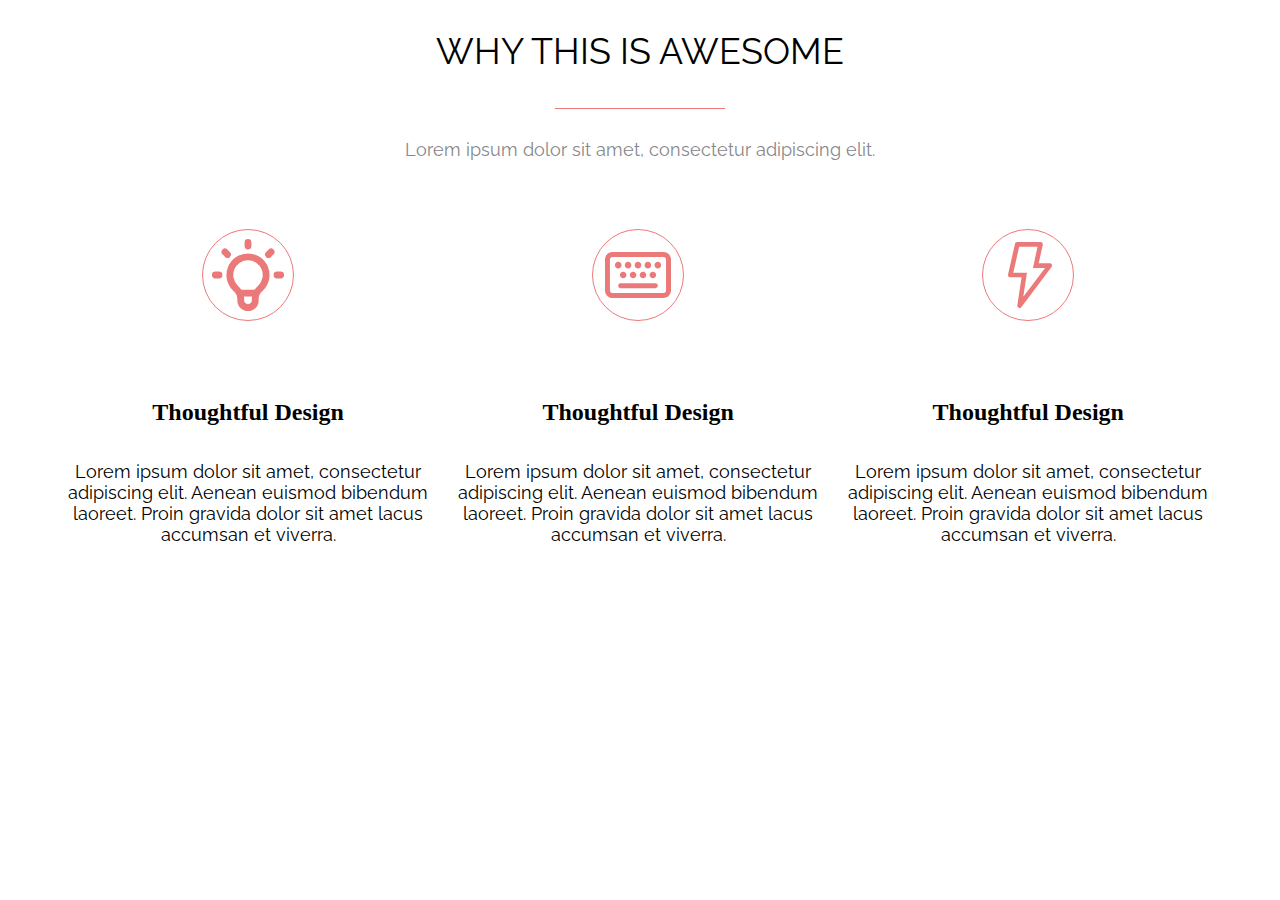
<file: lesson-2-hw/index.html>
<!doctype html>
<html lang="en">
<head>
    <meta charset="UTF-8">
    <meta name="viewport"
          content="width=device-width, user-scalable=no, initial-scale=1.0, maximum-scale=1.0, minimum-scale=1.0">
    <meta http-equiv="X-UA-Compatible" content="ie=edge">
    <link rel="preconnect" href="https://fonts.googleapis.com">
    <link rel="preconnect" href="https://fonts.gstatic.com" crossorigin>
    <link href="https://fonts.googleapis.com/css2?family=Raleway:ital,wght@0,100;0,200;0,300;0,400;0,500;0,600;0,700;0,800;1,100;1,200;1,300;1,400;1,500;1,600;1,700&display=swap"
          rel="stylesheet">
    <link rel="stylesheet" href="styles/styles.css">
    <title>AXIT</title>
</head>
<body>
<div class="about">
    <div class="block__header__features">
        <h2 class="header__features">WHY THIS IS AWESOME</h2>
    </div>
    <hr class="separator"/>
    <h5 class="description">Lorem ipsum dolor sit amet, consectetur adipiscing elit.</h5>
    <div class="features">
        <div class="feature">
            <svg width="170" height="170" viewBox="0 0 170 170" fill="none" xmlns="http://www.w3.org/2000/svg">
                <path d="M76.5232 103.136H93.4733H76.5232ZM85 52.3549V55.9821V52.3549ZM108.084 61.9163L105.519 64.4807L108.084 61.9163ZM117.645 85H114.018H117.645ZM55.9821 85H52.3549H55.9821ZM64.4807 64.4807L61.9163 61.9163L64.4807 64.4807ZM72.1741 97.8259C69.6382 95.2894 67.9114 92.0578 67.212 88.5398C66.5126 85.0219 66.872 81.3756 68.2448 78.0619C69.6176 74.7482 71.9422 71.916 74.9246 69.9234C77.907 67.9307 81.4132 66.8672 85 66.8672C88.5868 66.8672 92.0931 67.9307 95.0755 69.9234C98.0578 71.916 100.382 74.7482 101.755 78.0619C103.128 81.3756 103.487 85.0219 102.788 88.5398C102.089 92.0578 100.362 95.2894 97.8259 97.8259L95.8382 99.81C94.7018 100.947 93.8005 102.296 93.1856 103.781C92.5707 105.266 92.2543 106.857 92.2545 108.465V110.391C92.2545 112.315 91.4902 114.16 90.1297 115.52C88.7692 116.881 86.924 117.645 85 117.645C83.076 117.645 81.2308 116.881 79.8703 115.52C78.5099 114.16 77.7455 112.315 77.7455 110.391V108.465C77.7455 105.218 76.4542 102.102 74.1618 99.81L72.1741 97.8259Z" stroke="#EC7979" stroke-width="6.83333" stroke-linecap="round" stroke-linejoin="round"/>
                <circle cx="85" cy="85" r="45.5" stroke="#EC7979"/>
            </svg>

            <h4 class="feature__header">Thoughtful Design</h4>
            <h5 class="feature__description">Lorem ipsum dolor sit amet, consectetur adipiscing
                elit. Aenean euismod bibendum laoreet. Proin gravida dolor sit amet lacus accumsan et viverra.</h5>
        </div>
        <div class="feature">
            <svg width="170" height="170" viewBox="0 0 170 170" fill="none" xmlns="http://www.w3.org/2000/svg">
                <path d="M110.573 62C112.543 62 114.432 62.7786 115.825 64.1645C117.218 65.5505 118 67.4302 118 69.3902V100.61C118 102.57 117.218 104.45 115.825 105.835C114.432 107.221 112.543 108 110.573 108H59.427C58.4517 108 57.4859 107.809 56.5848 107.437C55.6838 107.066 54.865 106.522 54.1754 105.835C53.4858 105.149 52.9387 104.335 52.5655 103.438C52.1922 102.541 52.0001 101.58 52.0001 100.61V69.3902C52.0001 67.4302 52.7826 65.5505 54.1754 64.1645C55.5682 62.7786 57.4573 62 59.427 62H110.573V62ZM110.573 66.9268H59.427C58.7704 66.9268 58.1407 67.1863 57.6765 67.6483C57.2122 68.1103 56.9514 68.7369 56.9514 69.3902V100.61C56.9514 101.97 58.0604 103.073 59.427 103.073H110.573C111.23 103.073 111.86 102.814 112.324 102.352C112.788 101.89 113.049 101.263 113.049 100.61V69.3902C113.049 68.7369 112.788 68.1103 112.324 67.6483C111.86 67.1863 111.23 66.9268 110.573 66.9268V66.9268ZM67.679 93.2031H102.338C102.965 93.2033 103.569 93.4404 104.027 93.8665C104.485 94.2926 104.764 94.876 104.807 95.4986C104.85 96.1213 104.653 96.737 104.257 97.2211C103.862 97.7053 103.296 98.0219 102.674 98.107L102.338 98.13H67.679C67.0518 98.1298 66.448 97.8927 65.9897 97.4666C65.5314 97.0405 65.2527 96.4571 65.2099 95.8345C65.1672 95.2118 65.3636 94.5961 65.7594 94.112C66.1552 93.6278 66.721 93.3112 67.3424 93.2261L67.679 93.2031H102.338H67.679V93.2031ZM99.8621 81.7072C100.738 81.7072 101.577 82.0533 102.196 82.6693C102.815 83.2852 103.163 84.1207 103.163 84.9918C103.163 85.8629 102.815 86.6983 102.196 87.3143C101.577 87.9303 100.738 88.2763 99.8621 88.2763C98.9867 88.2763 98.1471 87.9303 97.5281 87.3143C96.909 86.6983 96.5613 85.8629 96.5613 84.9918C96.5613 84.1207 96.909 83.2852 97.5281 82.6693C98.1471 82.0533 98.9867 81.7072 99.8621 81.7072ZM80.0736 81.7072C80.9491 81.7072 81.7887 82.0533 82.4077 82.6693C83.0267 83.2852 83.3745 84.1207 83.3745 84.9918C83.3745 85.8629 83.0267 86.6983 82.4077 87.3143C81.7887 87.9303 80.9491 88.2763 80.0736 88.2763C79.1982 88.2763 78.3586 87.9303 77.7396 87.3143C77.1206 86.6983 76.7728 85.8629 76.7728 84.9918C76.7728 84.1207 77.1206 83.2852 77.7396 82.6693C78.3586 82.0533 79.1982 81.7072 80.0736 81.7072V81.7072ZM70.1712 81.7072C71.0466 81.7072 71.8862 82.0533 72.5052 82.6693C73.1242 83.2852 73.472 84.1207 73.472 84.9918C73.472 85.8629 73.1242 86.6983 72.5052 87.3143C71.8862 87.9303 71.0466 88.2763 70.1712 88.2763C69.2957 88.2763 68.4562 87.9303 67.8371 87.3143C67.2181 86.6983 66.8703 85.8629 66.8703 84.9918C66.8703 84.1207 67.2181 83.2852 67.8371 82.6693C68.4562 82.0533 69.2957 81.7072 70.1712 81.7072ZM89.9761 81.7072C90.8515 81.7072 91.6911 82.0533 92.3102 82.6693C92.9292 83.2852 93.2769 84.1207 93.2769 84.9918C93.2769 85.8629 92.9292 86.6983 92.3102 87.3143C91.6911 87.9303 90.8515 88.2763 89.9761 88.2763C89.1007 88.2763 88.2611 87.9303 87.6421 87.3143C87.0231 86.6983 86.6753 85.8629 86.6753 84.9918C86.6753 84.1207 87.0231 83.2852 87.6421 82.6693C88.2611 82.0533 89.1007 81.7072 89.9761 81.7072V81.7072ZM65.2034 71.8536C66.0789 71.8536 66.9184 72.1997 67.5375 72.8156C68.1565 73.4316 68.5042 74.2671 68.5042 75.1382C68.5042 76.0093 68.1565 76.8447 67.5375 77.4607C66.9184 78.0767 66.0789 78.4227 65.2034 78.4227C64.328 78.4227 63.4884 78.0767 62.8694 77.4607C62.2504 76.8447 61.9026 76.0093 61.9026 75.1382C61.9026 74.2671 62.2504 73.4316 62.8694 72.8156C63.4884 72.1997 64.328 71.8536 65.2034 71.8536ZM75.0894 71.8536C75.9648 71.8536 76.8044 72.1997 77.4234 72.8156C78.0425 73.4316 78.3902 74.2671 78.3902 75.1382C78.3902 76.0093 78.0425 76.8447 77.4234 77.4607C76.8044 78.0767 75.9648 78.4227 75.0894 78.4227C74.214 78.4227 73.3744 78.0767 72.7554 77.4607C72.1363 76.8447 71.7886 76.0093 71.7886 75.1382C71.7886 74.2671 72.1363 73.4316 72.7554 72.8156C73.3744 72.1997 74.214 71.8536 75.0894 71.8536V71.8536ZM84.9919 71.8536C85.8673 71.8536 86.7069 72.1997 87.3259 72.8156C87.9449 73.4316 88.2927 74.2671 88.2927 75.1382C88.2927 76.0093 87.9449 76.8447 87.3259 77.4607C86.7069 78.0767 85.8673 78.4227 84.9919 78.4227C84.1164 78.4227 83.2769 78.0767 82.6578 77.4607C82.0388 76.8447 81.691 76.0093 81.691 75.1382C81.691 74.2671 82.0388 73.4316 82.6578 72.8156C83.2769 72.1997 84.1164 71.8536 84.9919 71.8536V71.8536ZM94.8943 71.8536C95.7698 71.8536 96.6094 72.1997 97.2284 72.8156C97.8474 73.4316 98.1952 74.2671 98.1952 75.1382C98.1952 76.0093 97.8474 76.8447 97.2284 77.4607C96.6094 78.0767 95.7698 78.4227 94.8943 78.4227C94.0189 78.4227 93.1793 78.0767 92.5603 77.4607C91.9413 76.8447 91.5935 76.0093 91.5935 75.1382C91.5935 74.2671 91.9413 73.4316 92.5603 72.8156C93.1793 72.1997 94.0189 71.8536 94.8943 71.8536V71.8536ZM104.797 71.8536C105.672 71.8536 106.512 72.1997 107.131 72.8156C107.75 73.4316 108.098 74.2671 108.098 75.1382C108.098 76.0093 107.75 76.8447 107.131 77.4607C106.512 78.0767 105.672 78.4227 104.797 78.4227C103.921 78.4227 103.082 78.0767 102.463 77.4607C101.844 76.8447 101.496 76.0093 101.496 75.1382C101.496 74.2671 101.844 73.4316 102.463 72.8156C103.082 72.1997 103.921 71.8536 104.797 71.8536Z" fill="#EC7979"/>
                <circle cx="85.0001" cy="85" r="45.5" stroke="#EC7979"/>
            </svg>
            <h4 class="feature__header">Thoughtful Design</h4>
            <h5 class="feature__description">Lorem ipsum dolor sit amet, consectetur adipiscing
                elit. Aenean euismod bibendum laoreet. Proin gravida dolor sit amet lacus accumsan et viverra.</h5>
        </div>
        <div class="feature">
            <svg width="170" height="170" viewBox="0 0 170 170" fill="none" xmlns="http://www.w3.org/2000/svg">
                <path d="M75.7308 117.811C75.2572 117.608 74.8637 117.249 74.6123 116.793C74.3608 116.336 74.2659 115.807 74.3423 115.289L78.5542 87.3575H67.3765C67.0221 87.3672 66.6703 87.2939 66.3482 87.1432C66.026 86.9925 65.7422 86.7684 65.5186 86.4882C65.2949 86.2081 65.1375 85.8793 65.0584 85.5274C64.9793 85.1754 64.9806 84.8096 65.0622 84.4583L72.0049 53.8158C72.1271 53.2885 72.4239 52.8201 72.8454 52.4895C73.2669 52.1589 73.7874 51.9864 74.3192 52.0008H97.4615C97.8072 51.9996 98.1488 52.0774 98.4612 52.2283C98.7735 52.3792 99.0488 52.5995 99.2666 52.873C99.4875 53.1495 99.6439 53.4735 99.724 53.8206C99.8042 54.1676 99.806 54.5287 99.7294 54.8765L95.7258 73.2149H106.718C107.152 73.214 107.577 73.3373 107.946 73.5706C108.314 73.804 108.61 74.1381 108.801 74.5348C108.967 74.9156 109.031 75.3343 108.986 75.7484C108.941 76.1624 108.79 76.557 108.547 76.892L78.4616 116.963C78.2583 117.27 77.9868 117.524 77.6692 117.704C77.3515 117.884 76.9967 117.986 76.6334 118C76.3237 117.994 76.0178 117.93 75.7308 117.811V117.811ZM89.9402 77.9291L94.5687 56.7151H76.1705L70.2924 82.6433H83.9695L80.2899 106.874L102.09 77.9291H89.9402Z" fill="#EC7979"/>
                <circle cx="85" cy="85" r="45.5" stroke="#EC7979"/>
            </svg>

            <h4 class="feature__header">Thoughtful Design</h4>
            <h5 class="feature__description">Lorem ipsum dolor sit amet, consectetur adipiscing
                elit. Aenean euismod bibendum laoreet. Proin gravida dolor sit amet lacus accumsan et viverra.</h5>
        </div>
    </div>
</div>
</body>
</html>
</file>
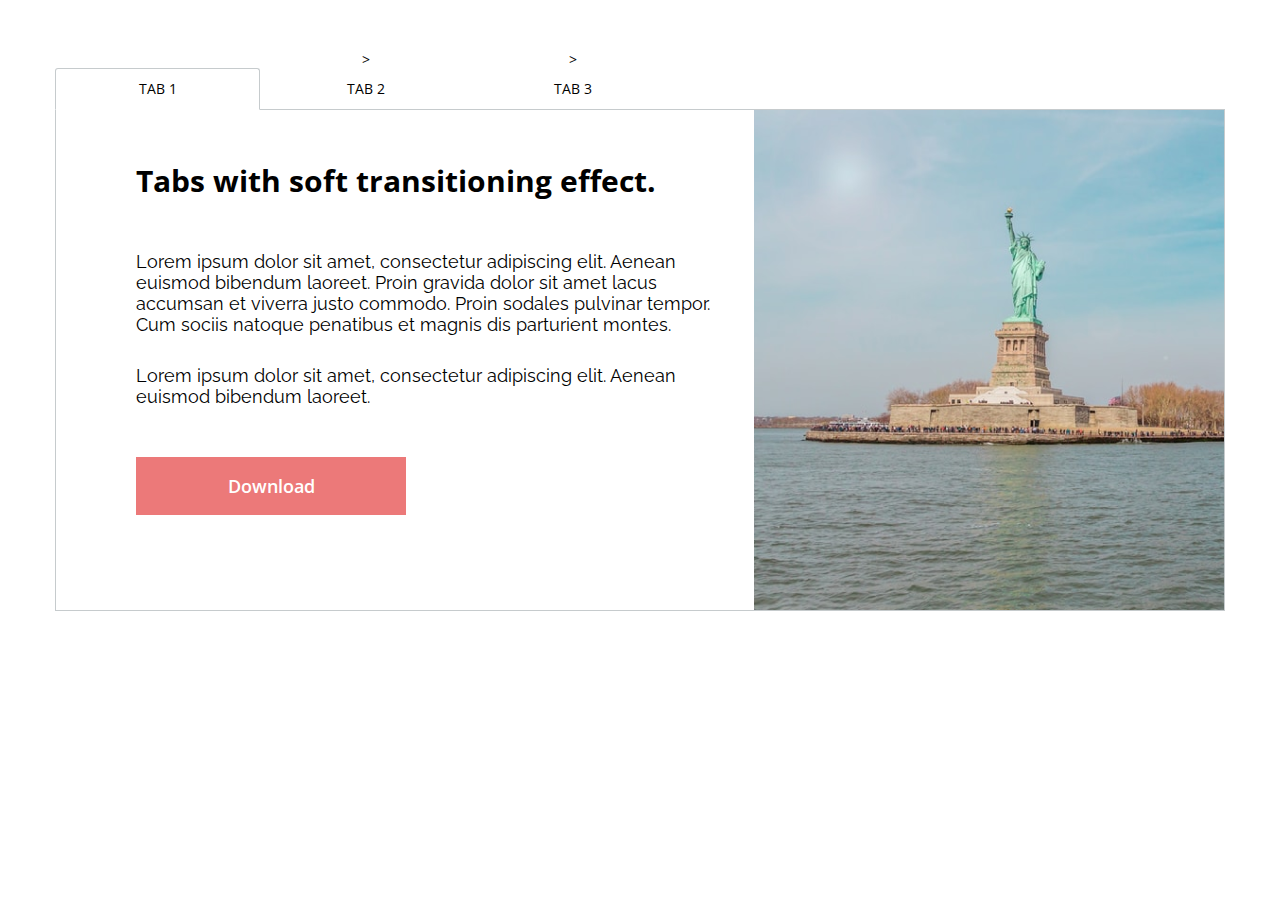
<file: lesson-3-hw/index.html>
<!doctype html>
<html lang="en">
<head>
    <link rel="stylesheet" type="text/css" href="../lesson-2-hw/styles/styles.css"/>
    <meta charset="UTF-8">
    <meta name="viewport"
          content="width=device-width, user-scalable=no, initial-scale=1.0, maximum-scale=1.0, minimum-scale=1.0">
    <meta http-equiv="X-UA-Compatible" content="ie=edge">
    <link rel="stylesheet" href="css/styles.css">
    <title>AXIT</title>
</head>
<body>
<section>
    <div class="container">
        <ul class="tabs">
            <li class="tab__item tab__item--active" id="tab1"><p>Tab 1</p></li>
            <li class="tab__item" id="tab2">><p>Tab 2</p></li>
            <li class="tab__item" id="tab3">><p>Tab 3</p></li>
        </ul>
        <div class="tab-content">
            <div class="tab-description">
                <h2>Tabs with soft transitioning effect.</h2>

                <p>Lorem ipsum dolor sit amet, consectetur adipiscing elit. Aenean euismod
                    bibendum laoreet. Proin gravida dolor sit amet lacus accumsan et viverra
                    justo commodo. Proin sodales pulvinar tempor. Cum sociis natoque
                    penatibus et magnis dis parturient montes.
                </p>
                <p>
                    Lorem ipsum dolor sit amet, consectetur adipiscing elit. Aenean euismod
                    bibendum laoreet.</p>
                <button>Download</button>
            </div>
            <div class="tab-image">
                <img src="assets/img/image.png" alt="img">
            </div>
        </div>
    </div>
</section>
</body>
</html>
</file>
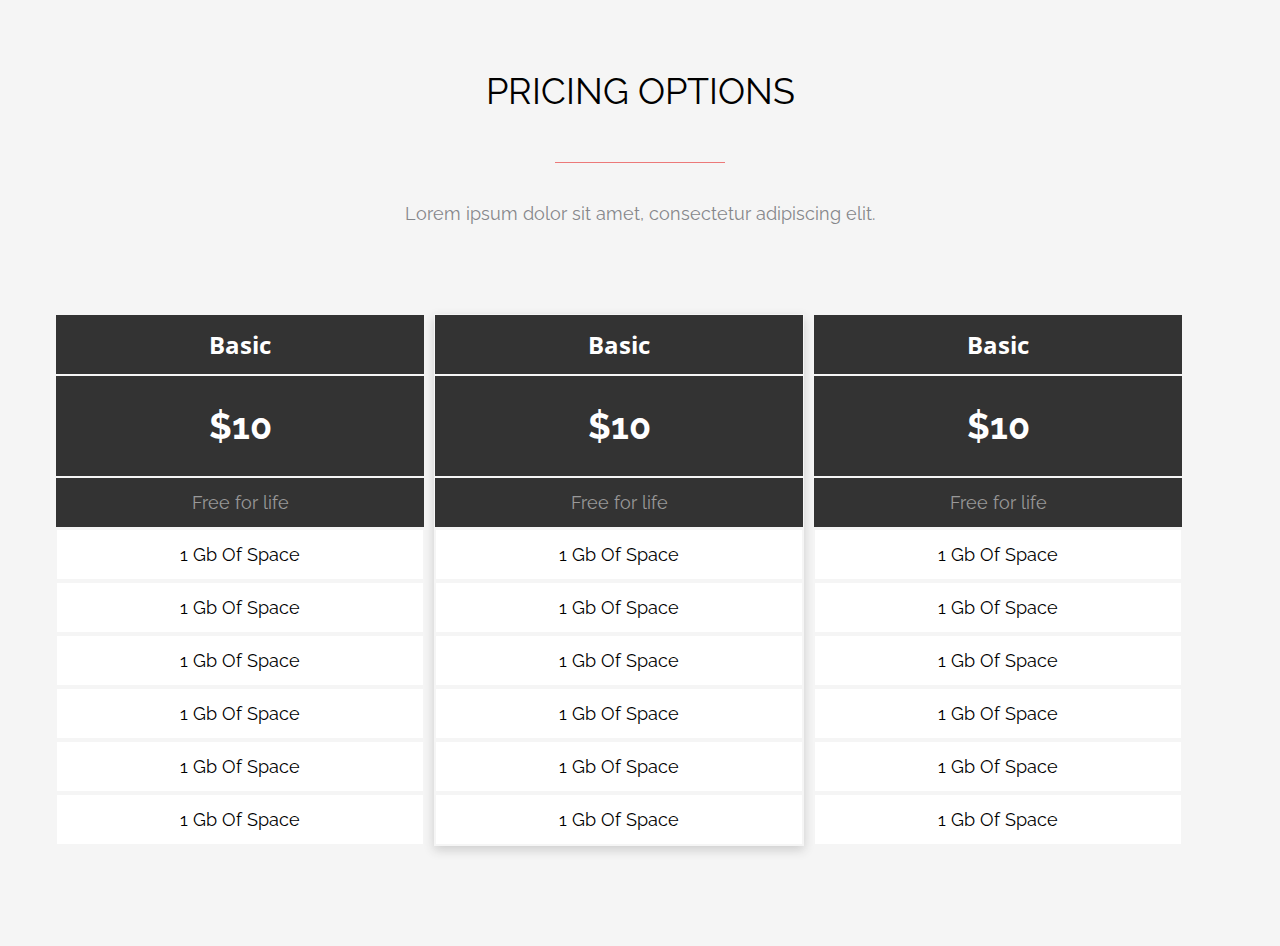
<file: lesson-4-hw/index.html>
<!doctype html>
<html lang="en">
<head>
    <link rel="stylesheet" type="text/css" href="../lesson-2-hw/styles/styles.css"/>
    <meta charset="UTF-8">
    <meta name="viewport"
          content="width=device-width, user-scalable=no, initial-scale=1.0, maximum-scale=1.0, minimum-scale=1.0">
    <meta http-equiv="X-UA-Compatible" content="ie=edge">
    <link rel="stylesheet" href="css/styles.css">
    <title>AXIT</title>
</head>
<body>
<section class="pricing">
    <div class="container">
        <h2 class="pricing__header">pricing options</h2>
        <div class="separator"></div>
        <div class="pricing__description">
            <p>Lorem ipsum dolor sit amet, consectetur adipiscing elit.</p>
        </div>
        <div class="price-list">
            <div class="price-card">
                <div class="price-card__header">
                    <p>Basic</p>
                </div>
                <div class="price-card__price">
                    <p>$10</p>
                </div>
                <div class="price-card__description">
                    <p>Free for life</p>
                </div>
                <div class="price-card__element">
                    <p>1 gb of space</p>
                </div>
                <div class="price-card__element">
                    <p>1 gb of space</p>
                </div>
                <div class="price-card__element">
                    <p>1 gb of space</p>
                </div>
                <div class="price-card__element">
                    <p>1 gb of space</p>
                </div>
                <div class="price-card__element">
                    <p>1 gb of space</p>
                </div>
                <div class="price-card__element">
                    <p>1 gb of space</p>
                </div>
            </div>
            <div class="price-card price-card--selected">
                <div class="price-card__header">
                    <p>Basic</p>
                </div>
                <div class="price-card__price">
                    <p>$10</p>
                </div>
                <div class="price-card__description">
                    <p>Free for life</p>
                </div>
                <div class="price-card__element">
                    <p>1 gb of space</p>
                </div>
                <div class="price-card__element">
                    <p>1 gb of space</p>
                </div>
                <div class="price-card__element">
                    <p>1 gb of space</p>
                </div>
                <div class="price-card__element">
                    <p>1 gb of space</p>
                </div>
                <div class="price-card__element">
                    <p>1 gb of space</p>
                </div>
                <div class="price-card__element">
                    <p>1 gb of space</p>
                </div>
            </div>
            <div class="price-card">
                <div class="price-card__header">
                    <p>Basic</p>
                </div>
                <div class="price-card__price">
                    <p>$10</p>
                </div>
                <div class="price-card__description">
                    <p>Free for life</p>
                </div>
                <div class="price-card__element">
                    <p>1 gb of space</p>
                </div>
                <div class="price-card__element">
                    <p>1 gb of space</p>
                </div>
                <div class="price-card__element">
                    <p>1 gb of space</p>
                </div>
                <div class="price-card__element">
                    <p>1 gb of space</p>
                </div>
                <div class="price-card__element">
                    <p>1 gb of space</p>
                </div>
                <div class="price-card__element">
                    <p>1 gb of space</p>
                </div>
            </div>
        </div>
    </div>
</section>
</body>
</html>
</file>
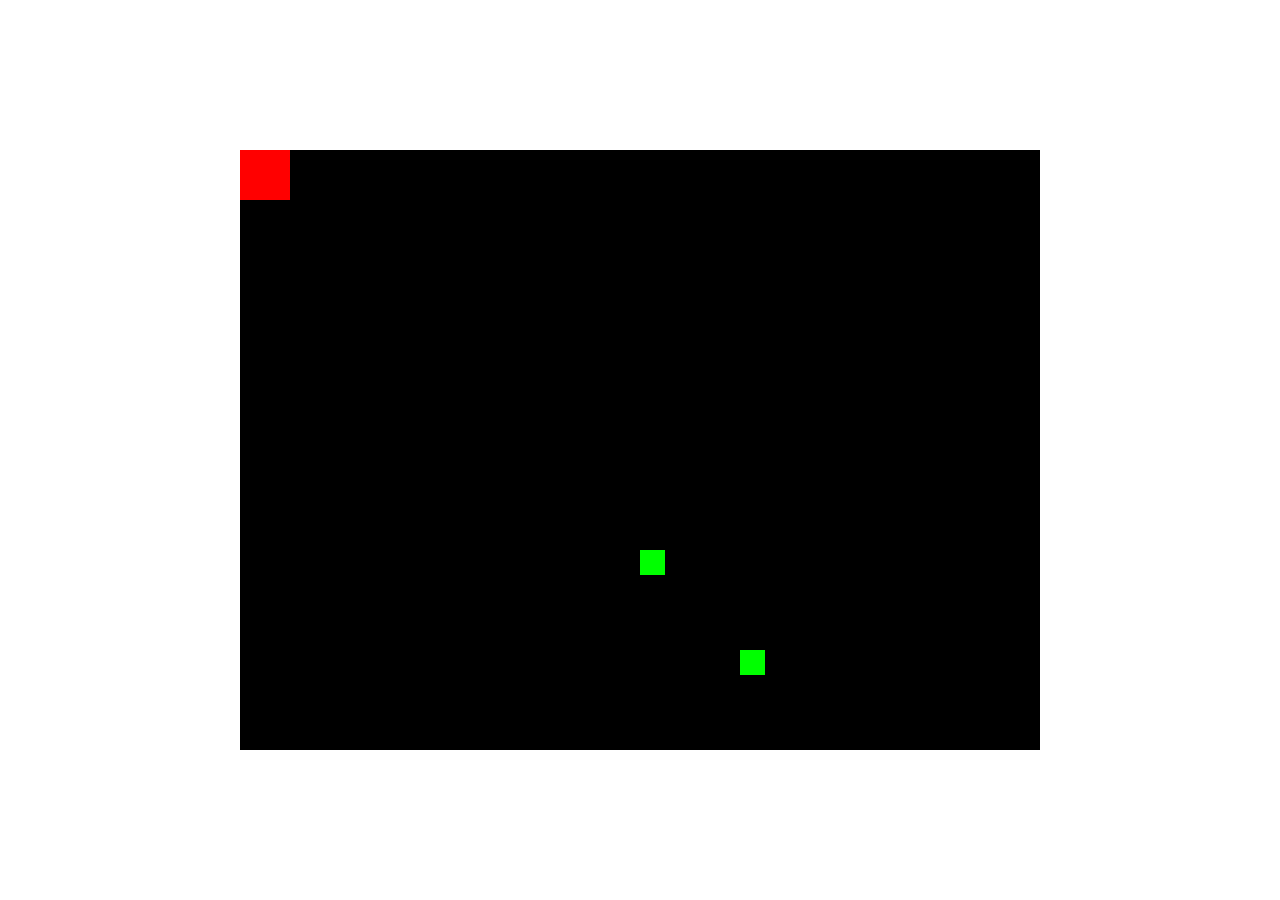
<file: lesson-5-hw/index.html>
<!doctype html>
<html lang="en">
<head>
    <link rel="stylesheet" type="text/css" href="../lesson-2-hw/styles/styles.css"/>
    <meta charset="UTF-8">
    <meta name="viewport"
          content="width=device-width, user-scalable=no, initial-scale=1.0, maximum-scale=1.0, minimum-scale=1.0">
    <meta http-equiv="X-UA-Compatible" content="ie=edge">
    <link rel="stylesheet" href="css/styles.css">
    <title>AXIT</title>
</head>
<body onload="start()" onkeydown="handleKeyPress(event)">
<section style="display: flex; justify-content: center; margin-top: 150px">

    <canvas id="field" height="600px" width="800px" style="background: black"></canvas>

</section>

<script>

    const canvas = document.getElementById("field");
    const context = canvas.getContext("2d");

    const step = 50;

    const KEY_UP = 87;
    const KEY_DOWN = 83;
    const KEY_RIGHT = 68;
    const KEY_LEFT = 65;

    class Tuple {
        x;
        y;

        constructor(x, y) {
            this.x = x;
            this.y = y;
        }
    }

    let block = {
        "x": 0,
        "y": 0,
        "width": 50,
        "height": 50
    }

    class Item {
        constructor(x, y) {
            this.x = x;
            this.y = y;
        }

        height = 25;
        width = 25;
        x;
        y;

    }

    let items = [new Item(400, 400), new Item(500, 500)]

    function start() {
        printBlock();
    }

    function handleKeyPress(event) {
        context.clearRect(0, 0, canvas.width, canvas.height);
        switch (event.keyCode) {
            case KEY_UP:
                moveUp();
                checkPos();
                break;
            case KEY_DOWN:
                moveDown();
                checkPos();
                break;
            case KEY_LEFT:
                moveLeft();
                checkPos();
                break;
            case KEY_RIGHT:
                moveRight();
                checkPos();
                break;
            default:
                printBlock();
        }
    }


    function printBlock() {
        context.clearRect(0, 0, canvas.width, canvas.height);
        context.fillStyle = "#FF0000";
        context.fillRect(block.x, block.y, block.height, block.width);
        printItems();
    }

    function checkPos() {
        for (let item of items) {
            let block_tl = new Tuple(item.x, item.y);
            let block_tr = new Tuple(item.x + item.width, item.y);
            let block_bl = new Tuple(item.x, item.y + item.height);
            let block_br = new Tuple(item.x + item.width, item.y + item.height);
            if (isInArea(block_bl, block) || isInArea(block_br, block) || isInArea(block_tl, block) || isInArea(block_tr, block)) {
                eatItem(item);
            }
        }
        printBlock();
    }

    function eatItem(item) {
        block.height = block.height + 10;
        block.width = block.width + 10;
        items = items.filter((e) => e !== item);
        printBlock();
        addItem();
    }


    function addItem() {
        items.push(genItem())
    }

    function genItem() {
        let tuple = getTuple();
        return new Item(tuple.x, tuple.y);
    }

    function getTuple() {
        let random_x = Math.floor(Math.random() * canvas.width);
        let random_y = Math.floor(Math.random() * canvas.height);
        if (random_x <= 50) {
            random_x = random_x + 50;
        }
        if (random_y <= 50) {
            random_y += 50;
        }
        if (random_y >= canvas.height - 50) {
            random_y -= 50;
        }
        if (random_x >= canvas.width - 50) {
            random_x -= 50;
        }
        return new Tuple(random_x, random_y);
    }

    function isInArea(point, item) {
        let item_tl = new Tuple(item.x, item.y);
        let item_tr = new Tuple(item.x + item.width, item.y);
        let item_bl = new Tuple(item.x, item.y + item.height);

        return (point.x >= item_tl.x && point.x <= item_tr.x && point.y >= item_tl.y && point.y <= item_bl.y)
    }


    function printItems() {
        context.fillStyle = "#00FF00";
        for (let item of items) {
            context.fillRect(item.x, item.y, item.height, item.width);
        }
    }

    function moveDown() {
        if (block.y + step + block.height <= 600) {
            block.y += step;
        }
    }


    function moveUp() {
        if (block.y - step >= 0) {
            block.y -= step;
        }
    }

    function moveRight() {
        if (block.x + step + block.height <= 800) {
            block.x += step;
        }
    }

    function moveLeft() {
        if (block.x - step >= 0) {
            block.x -= step;
        }
    }


</script>
</body>

</html>
</file>
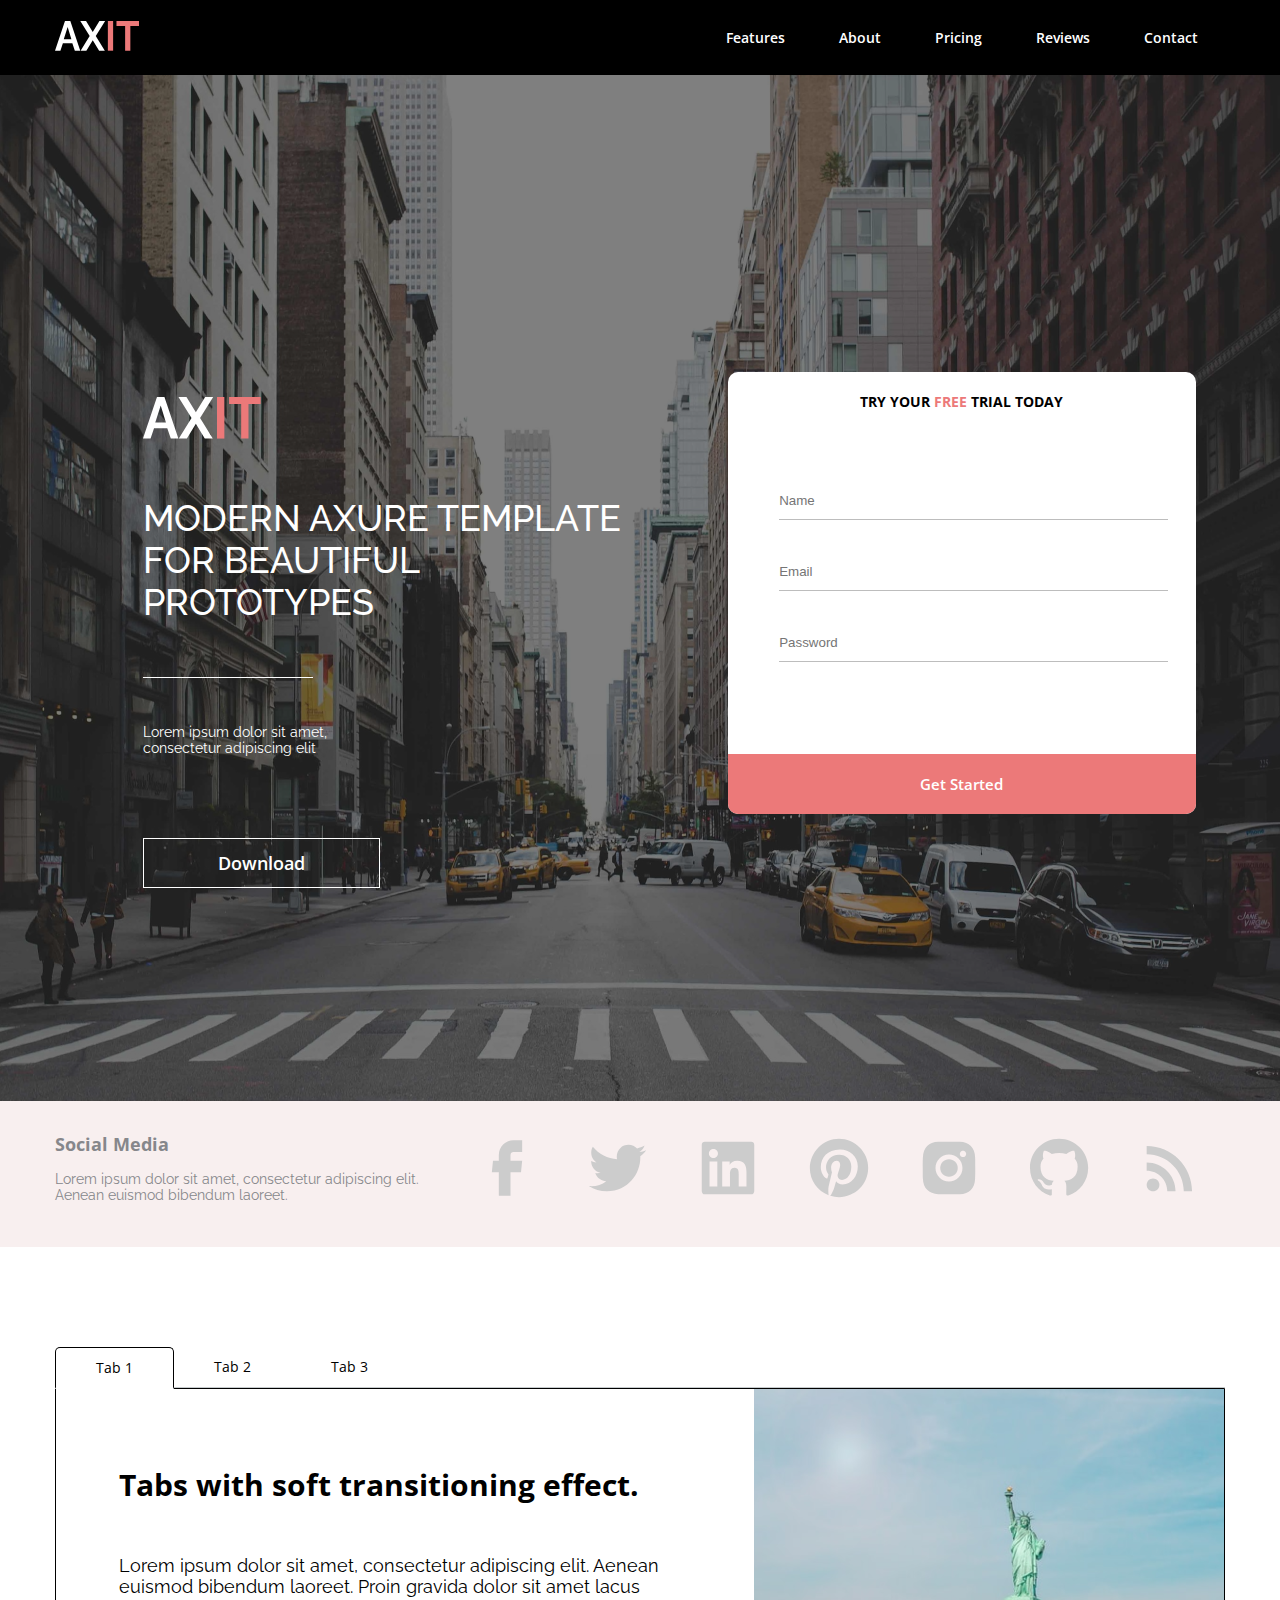
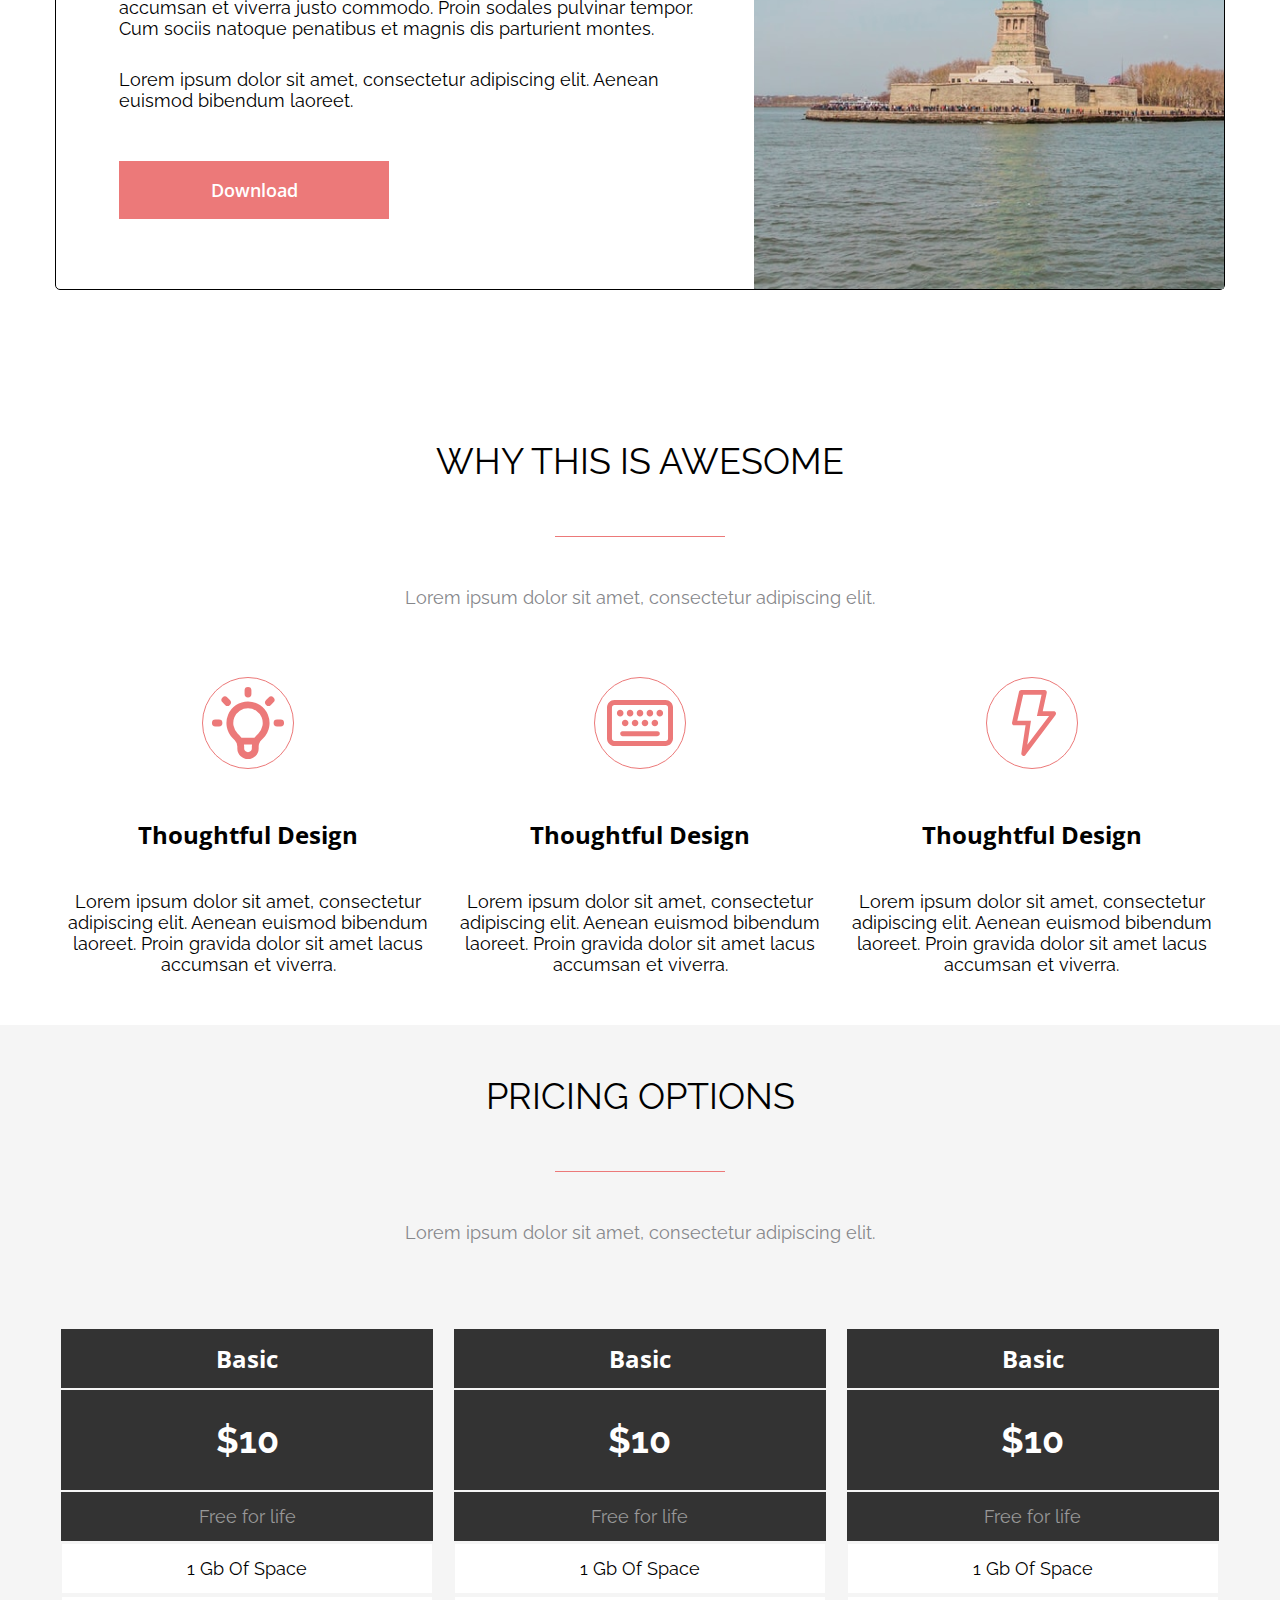
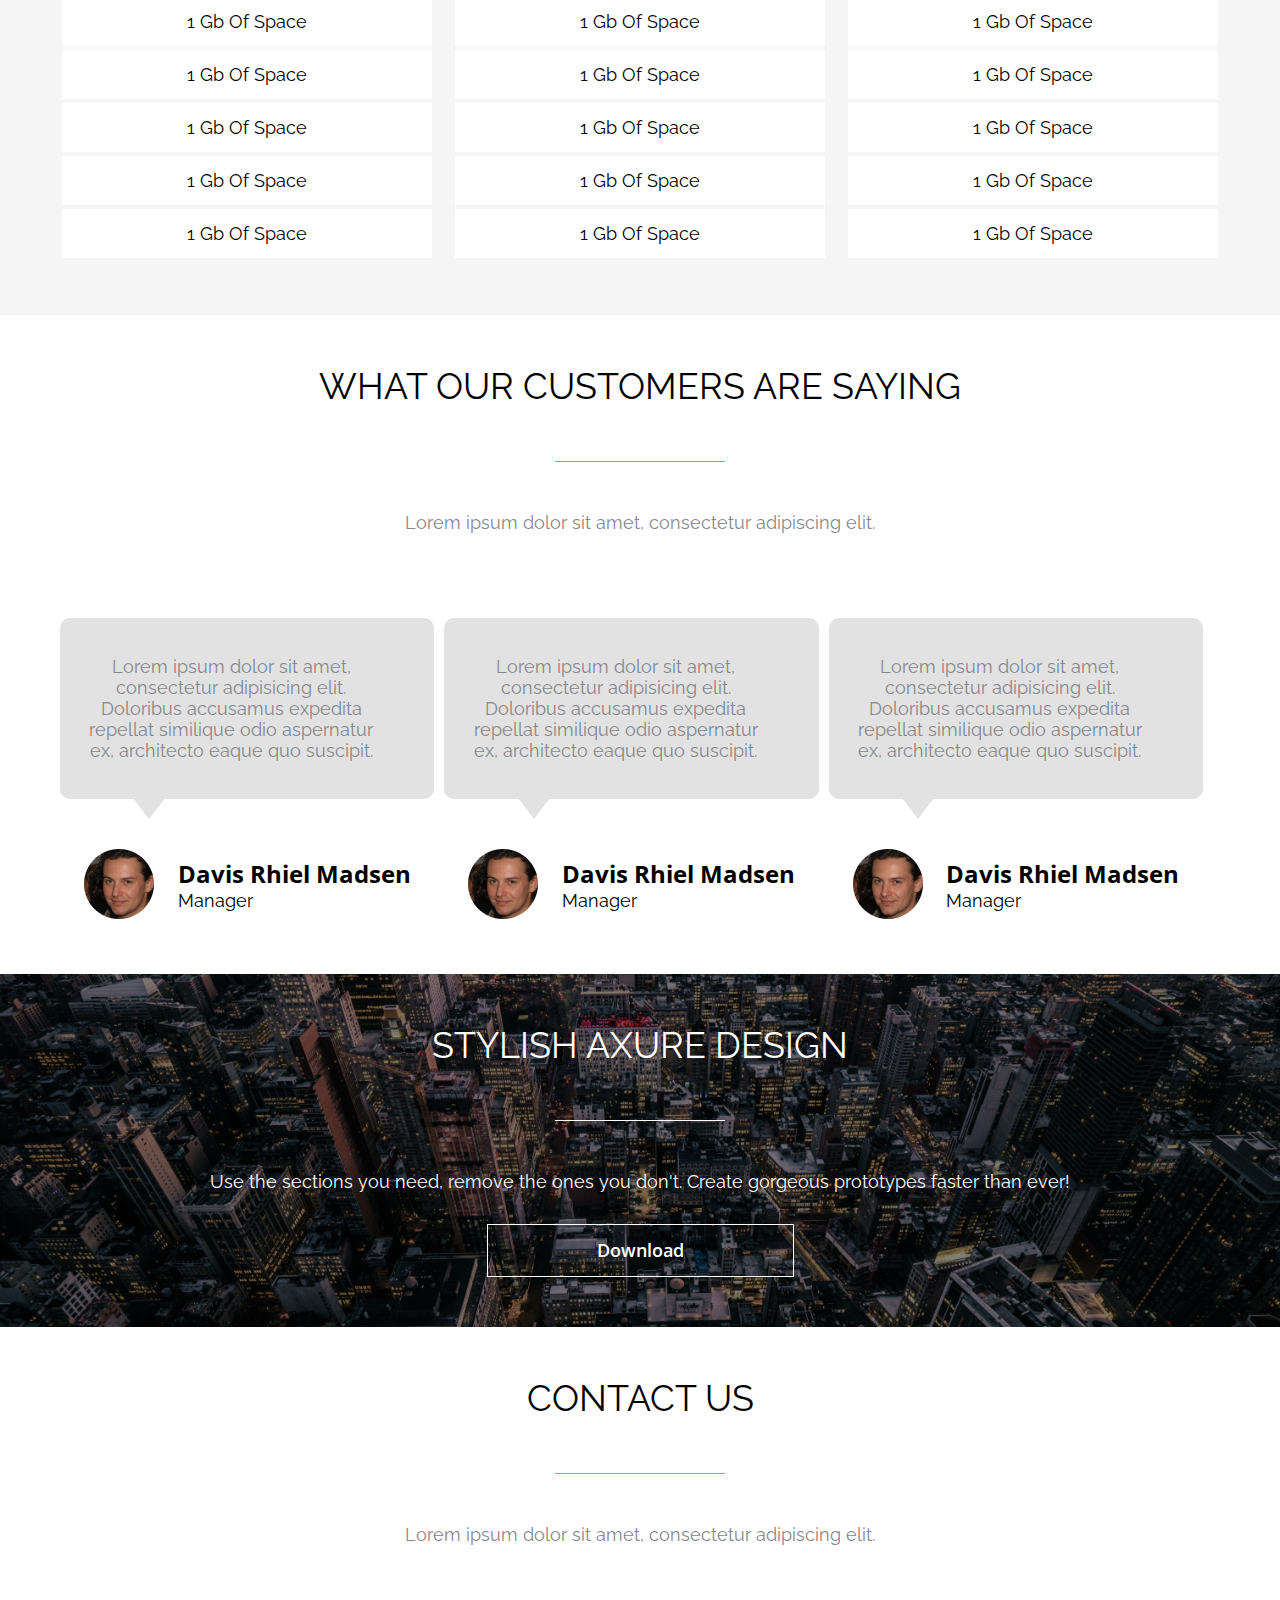
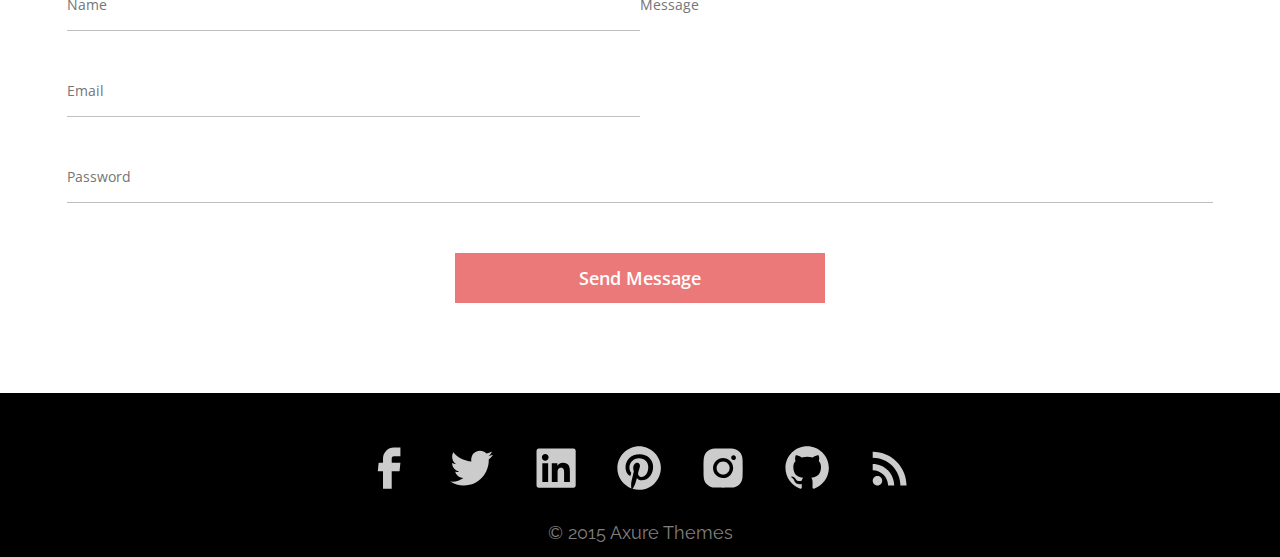
<file: level-3-total-adaptive/index.html>
<!DOCTYPE html>
<html lang="en">
<head>
    <link rel="stylesheet" type="text/css" href="../lesson-4-hw/assets/fonts/fonts.css"/>
    <meta name="viewport" content="width=device-width, initial-scale=1.0">
    <meta charset="UTF-8">
    <link rel="stylesheet" href="css/styles.css">
    <link rel="stylesheet" href="https://cdnjs.cloudflare.com/ajax/libs/font-awesome/4.7.0/css/font-awesome.min.css">

    <title>AXIT</title>
</head>
<body>
<header class="header">
    <div class="container">
        <a href="#" class="header-logo">
            <svg viewBox="0 0 87 31" fill="none" xmlns="http://www.w3.org/2000/svg">
                <path d="M10.3163 0H15.8289L26.1059 30.6901H20.5146L17.9158 23.0392H8.1507L5.5913 30.6901H0L10.3163 0ZM16.9314 18.8463L13.0726 6.18124L9.05633 18.8463H16.9314Z"
                      fill="white"/>
                <path d="M32.086 0L39.016 11.3251L45.9067 0H51.813L42.1267 15.5612L51.498 30.6901H45.5917L39.016 19.7972L32.401 30.6901H26.4553L35.8266 15.5612L26.1403 0H32.086Z"
                      fill="white"/>
                <path d="M54.6278 30.6901V0H60.0616V30.6901H54.6278Z" fill="#EC7979"/>
                <path d="M86.8027 5.23028H77.8645V30.6901H72.4701V5.23028H63.5319V0H86.8027V5.23028Z" fill="#EC7979"/>
            </svg>
        </a>

        <nav>
            <ul id="navigation" class="menu">
                <li><a href="#features">Features</a></li>
                <li><a href="#about">About</a></li>
                <li><a href="#pricing">Pricing</a></li>
                <li><a href="#reviews">Reviews</a></li>
                <li><a href="#contact">Contact</a></li>
            </ul>
        </nav>
    </div>
</header>
<main class="main-banner-section">
    <div class="container">
        <div class="main-features">
            <div class="banner-logo">
                <svg viewBox="0 0 87 31" fill="none" xmlns="http://www.w3.org/2000/svg">
                    <path d="M10.3163 0H15.8289L26.1059 30.6901H20.5146L17.9158 23.0392H8.1507L5.5913 30.6901H0L10.3163 0ZM16.9314 18.8463L13.0726 6.18124L9.05633 18.8463H16.9314Z"
                          fill="white"/>
                    <path d="M32.086 0L39.016 11.3251L45.9067 0H51.813L42.1267 15.5612L51.498 30.6901H45.5917L39.016 19.7972L32.401 30.6901H26.4553L35.8266 15.5612L26.1403 0H32.086Z"
                          fill="white"/>
                    <path d="M54.6278 30.6901V0H60.0616V30.6901H54.6278Z" fill="#EC7979"/>
                    <path d="M86.8027 5.23028H77.8645V30.6901H72.4701V5.23028H63.5319V0H86.8027V5.23028Z"
                          fill="#EC7979"/>
                </svg>
            </div>
            <div class="banner-features-header">
                <h1>MODERN AXURE TEMPLATE FOR BEAUTIFUL PROTOTYPES</h1>
            </div>
            <p class="banner-features-description">
                Lorem ipsum dolor sit amet, consectetur adipiscing elit
            </p>
            <button id="main-banner-button" class="default-button-transparent">Download</button>
        </div>
        <div class="main-form-wrapper">
            <form class="main-banner-form">
                <div class="banner-form-header">
                    <p>Try Your <span>FREE</span> Trial Today</p>
                </div>
                <div class="input-group">
                    <label>
                        <input placeholder="Name" type="text">
                    </label>
                    <label style="margin: 33px 0;">
                        <input placeholder="Email" type="email">
                    </label>
                    <label>
                        <input placeholder="Password" type="password">
                    </label>
                </div>
                <button class="banner-form-button">Get Started</button>
            </form>
        </div>
    </div>
</main>
<section id="socials">
    <div class="container">
        <div class="social-media">
            <p>Social Media</p>
            <p>Lorem ipsum dolor sit amet, consectetur adipiscing elit.
                Aenean euismod bibendum laoreet.</p>
        </div>
        <div class="social-icons">
            <svg viewBox="0 0 70 70" xmlns="http://www.w3.org/2000/svg">
                <path d="M26.827 62.7083H38.4937V39.3458H49.0054L50.1604 27.7375H38.4937V21.875C38.4937 21.1014 38.801 20.3595 39.348 19.8126C39.8949 19.2656 40.6368 18.9583 41.4104 18.9583H50.1604V7.29163H41.4104C37.5426 7.29163 33.8333 8.82808 31.0984 11.563C28.3635 14.2979 26.827 18.0072 26.827 21.875V27.7375H20.9937L19.8387 39.3458H26.827V62.7083Z"
                      fill="#CCCCCC"/>
            </svg>
            <svg viewBox="0 0 70 70" xmlns="http://www.w3.org/2000/svg">
                <path d="M57.2629 23.3247C57.3008 23.8351 57.3008 24.3426 57.3008 24.8501C57.3008 40.3813 45.4796 58.278 23.8758 58.278C17.22 58.278 11.0366 56.3501 5.83331 53.0018C6.77831 53.1097 7.68831 53.1476 8.67123 53.1476C13.9591 53.1604 19.0973 51.3922 23.2575 48.128C20.8058 48.0836 18.4292 47.2748 16.4594 45.8143C14.4897 44.3539 13.0252 42.3148 12.2704 39.9818C12.9966 40.0897 13.7258 40.1626 14.49 40.1626C15.5429 40.1626 16.6016 40.0168 17.5846 39.763C14.9239 39.2258 12.5314 37.7836 10.8139 35.6817C9.09637 33.5797 8.15992 30.9478 8.16373 28.2334V28.0876C9.72998 28.9597 11.5471 29.5051 13.4721 29.578C11.8594 28.5064 10.5371 27.0522 9.62305 25.3453C8.70903 23.6384 8.23173 21.7317 8.23373 19.7955C8.23373 17.6138 8.81415 15.613 9.83206 13.8688C12.7841 17.5001 16.466 20.4709 20.6393 22.5887C24.8126 24.7065 29.3841 25.924 34.0579 26.1626C33.8771 25.2876 33.7662 24.3805 33.7662 23.4705C33.7655 21.9275 34.0688 20.3994 34.659 18.9737C35.2491 17.548 36.1144 16.2526 37.2055 15.1615C38.2966 14.0704 39.592 13.205 41.0178 12.6149C42.4435 12.0248 43.9715 11.7214 45.5146 11.7222C48.8979 11.7222 51.9516 13.1397 54.0983 15.4322C56.7285 14.9236 59.2507 13.9634 61.5533 12.5943C60.6766 15.3091 58.8401 17.6112 56.3879 19.0693C58.7206 18.8032 61.0004 18.1897 63.1516 17.2493C61.5449 19.5916 59.554 21.6457 57.2629 23.3247Z"
                      fill="#CCCCCC"/>
            </svg>
            <svg viewBox="0 0 70 70" xmlns="http://www.w3.org/2000/svg">
                <path d="M58.3333 8.75H11.6667C10.8931 8.75 10.1513 9.05729 9.60427 9.60427C9.05729 10.1513 8.75 10.8931 8.75 11.6667V58.3333C8.75 59.1069 9.05729 59.8488 9.60427 60.3957C10.1513 60.9427 10.8931 61.25 11.6667 61.25H58.3333C59.1069 61.25 59.8488 60.9427 60.3957 60.3957C60.9427 59.8488 61.25 59.1069 61.25 58.3333V11.6667C61.25 10.8931 60.9427 10.1513 60.3957 9.60427C59.8488 9.05729 59.1069 8.75 58.3333 8.75ZM24.3221 53.4829H16.5287V28.4287H24.3221V53.4829ZM20.4254 25.0075C19.228 25.0075 18.0796 24.5318 17.2328 23.6851C16.3861 22.8384 15.9104 21.69 15.9104 20.4925C15.9104 19.295 16.3861 18.1466 17.2328 17.2999C18.0796 16.4532 19.228 15.9775 20.4254 15.9775C21.6229 15.9775 22.7713 16.4532 23.618 17.2999C24.4647 18.1466 24.9404 19.295 24.9404 20.4925C24.9404 21.69 24.4647 22.8384 23.618 23.6851C22.7713 24.5318 21.6229 25.0075 20.4254 25.0075ZM53.4858 53.4829H45.7012V41.3C45.7012 38.395 45.6488 34.6588 41.6529 34.6588C37.5988 34.6588 36.9833 37.8263 36.9833 41.0958V53.4858H29.2046V28.4317H36.6713V31.8558H36.7792C37.8146 29.8871 40.3579 27.8104 44.1408 27.8104C52.0275 27.8104 53.4829 32.9963 53.4829 39.7454V53.4829H53.4858Z"
                      fill="#CCCCCC"/>
            </svg>
            <svg viewBox="0 0 70 70" xmlns="http://www.w3.org/2000/svg">
                <path d="M26.3667 62.8251C29.1667 63.6709 31.9958 64.1667 35 64.1667C42.7355 64.1667 50.1542 61.0938 55.624 55.624C61.0938 50.1542 64.1667 42.7355 64.1667 35C64.1667 31.1698 63.4123 27.3771 61.9465 23.8384C60.4807 20.2998 58.3323 17.0845 55.624 14.3761C52.9156 11.6677 49.7003 9.51932 46.1616 8.05355C42.623 6.58779 38.8302 5.83337 35 5.83337C31.1698 5.83337 27.3771 6.58779 23.8384 8.05355C20.2997 9.51932 17.0844 11.6677 14.3761 14.3761C8.90625 19.8459 5.83334 27.2646 5.83334 35C5.83334 47.3959 13.6208 58.0417 24.6167 62.2417C24.3542 59.9667 24.0917 56.2042 24.6167 53.6084L27.9708 39.2C27.9708 39.2 27.125 37.5084 27.125 34.825C27.125 30.8 29.6333 27.7959 32.4917 27.7959C35 27.7959 36.1667 29.6334 36.1667 31.9959C36.1667 34.5042 34.5042 38.0917 33.6583 41.5334C33.1625 44.3917 35.175 46.9 38.0917 46.9C43.2833 46.9 47.3083 41.3584 47.3083 33.5417C47.3083 26.5417 42.2917 21.7584 35.0875 21.7584C26.8625 21.7584 22.0208 27.8834 22.0208 34.3292C22.0208 36.8375 22.8375 39.375 24.1792 41.0375C24.4417 41.2125 24.4417 41.4459 24.3542 41.8834L23.5083 45.0625C23.5083 45.5584 23.1875 45.7334 22.6917 45.3834C18.9583 43.75 16.8 38.4417 16.8 34.1542C16.8 24.9375 23.3333 16.5667 35.9333 16.5667C45.9667 16.5667 53.7834 23.7709 53.7834 33.3375C53.7834 43.3709 47.5709 51.4209 38.675 51.4209C35.8458 51.4209 33.075 49.9042 32.0833 48.125L30.1292 55.0375C29.4583 57.5459 27.6208 60.9 26.3667 62.9125V62.8251Z"
                      fill="#CCCCCC"/>
            </svg>
            <svg viewBox="0 0 70 70" xmlns="http://www.w3.org/2000/svg">
                <path d="M61.0956 24.2228C61.0661 22.0138 60.6526 19.8267 59.8735 17.7595C59.1978 16.0157 58.1659 14.4321 56.8436 13.1098C55.5212 11.7875 53.9376 10.7555 52.1939 10.0799C50.1532 9.31383 47.9973 8.89962 45.8181 8.85487C43.0122 8.72946 42.1226 8.69446 35.0001 8.69446C27.8776 8.69446 26.9647 8.69446 24.1793 8.85487C22.001 8.89995 19.8462 9.31416 17.8064 10.0799C16.0624 10.7551 14.4785 11.7868 13.1562 13.1092C11.8338 14.4316 10.802 16.0155 10.1268 17.7595C9.35923 19.7986 8.94592 21.9539 8.90473 24.1324C8.77931 26.9411 8.74139 27.8307 8.74139 34.9532C8.74139 42.0757 8.74139 42.9857 8.90473 45.774C8.94848 47.9557 9.35973 50.1082 10.1268 52.1528C10.8031 53.8963 11.8357 55.4795 13.1585 56.8013C14.4813 58.1231 16.0653 59.1545 17.8093 59.8295C19.8435 60.6263 21.9987 61.0701 24.1822 61.142C26.991 61.2674 27.8806 61.3053 35.0031 61.3053C42.1256 61.3053 43.0385 61.3053 45.8239 61.142C48.0031 61.099 50.1591 60.6858 52.1997 59.9199C53.943 59.2434 55.5262 58.2112 56.8484 56.889C58.1707 55.5668 59.2029 53.9836 59.8793 52.2403C60.6464 50.1986 61.0576 48.0461 61.1014 45.8615C61.2268 43.0557 61.2647 42.1661 61.2647 35.0407C61.2589 27.9182 61.2589 27.014 61.0956 24.2228ZM34.9826 48.4224C27.5335 48.4224 21.4989 42.3878 21.4989 34.9386C21.4989 27.4895 27.5335 21.4549 34.9826 21.4549C38.5588 21.4549 41.9884 22.8755 44.5171 25.4042C47.0458 27.9329 48.4664 31.3625 48.4664 34.9386C48.4664 38.5147 47.0458 41.9444 44.5171 44.4731C41.9884 47.0018 38.5588 48.4224 34.9826 48.4224ZM49.0031 24.1003C48.5901 24.1007 48.181 24.0196 47.7994 23.8617C47.4177 23.7039 47.071 23.4723 46.7789 23.1802C46.4869 22.8882 46.2553 22.5414 46.0974 22.1598C45.9396 21.7782 45.8585 21.3691 45.8589 20.9561C45.8589 20.5434 45.9402 20.1348 46.0981 19.7535C46.2561 19.3722 46.4875 19.0257 46.7794 18.7339C47.0712 18.4421 47.4176 18.2106 47.7989 18.0526C48.1802 17.8947 48.5889 17.8134 49.0016 17.8134C49.4143 17.8134 49.823 17.8947 50.2043 18.0526C50.5856 18.2106 50.932 18.4421 51.2238 18.7339C51.5157 19.0257 51.7472 19.3722 51.9051 19.7535C52.063 20.1348 52.1443 20.5434 52.1443 20.9561C52.1443 22.6945 50.7385 24.1003 49.0031 24.1003Z"
                      fill="#CCCCCC"/>
                <path d="M34.9829 43.6974C39.8202 43.6974 43.7416 39.776 43.7416 34.9387C43.7416 30.1014 39.8202 26.1799 34.9829 26.1799C30.1456 26.1799 26.2242 30.1014 26.2242 34.9387C26.2242 39.776 30.1456 43.6974 34.9829 43.6974Z"
                      fill="#CCCCCC"/>
            </svg>
            <svg viewBox="0 0 70 70" xmlns="http://www.w3.org/2000/svg">
                <path fill-rule="evenodd" clip-rule="evenodd"
                      d="M35.0754 5.83337C19.0075 5.83337 5.98454 18.8563 5.98454 34.9242C5.98454 47.775 14.3175 58.6805 25.8791 62.5305C27.3345 62.793 27.8595 61.8975 27.8595 61.1275C27.8595 60.4363 27.8362 58.6046 27.8275 56.1809C19.7337 57.9367 18.0245 52.2784 18.0245 52.2784C16.7062 48.9184 14.7958 48.023 14.7958 48.023C12.1562 46.2175 14.997 46.2584 14.997 46.2584C17.9195 46.4625 19.4508 49.2567 19.4508 49.2567C22.0466 53.7017 26.2641 52.4184 27.915 51.6746C28.1804 49.7934 28.9387 48.51 29.767 47.7838C23.3095 47.0517 16.5195 44.555 16.5195 33.4046C16.5195 30.2342 17.6541 27.6325 19.5062 25.6025C19.2116 24.8646 18.2054 21.9042 19.795 17.9025C19.795 17.9025 22.2362 17.118 27.7925 20.8805C30.1654 20.2349 32.6132 19.9054 35.0725 19.9005C37.5317 19.9044 39.9797 20.234 42.3525 20.8805C47.9116 17.115 50.35 17.9025 50.35 17.9025C51.9395 21.9042 50.942 24.8646 50.6387 25.6025C52.5054 27.6325 53.6254 30.2313 53.6254 33.4046C53.6254 44.5842 46.8295 47.04 40.3487 47.7605C41.3841 48.6588 42.3175 50.4321 42.3175 53.1446C42.3175 57.0355 42.2825 60.1738 42.2825 61.1275C42.2825 61.9063 42.8016 62.8105 44.2862 62.5246C55.842 58.6688 64.1662 47.7721 64.1662 34.9242C64.1662 18.8563 51.1433 5.83337 35.0754 5.83337Z"
                      fill="#CCCCCC"/>
            </svg>
            <svg viewBox="0 0 70 70" xmlns="http://www.w3.org/2000/svg">
                <path d="M18.025 58.3334C21.5366 58.3334 24.3833 55.4866 24.3833 51.975C24.3833 48.4634 21.5366 45.6167 18.025 45.6167C14.5134 45.6167 11.6667 48.4634 11.6667 51.975C11.6667 55.4866 14.5134 58.3334 18.025 58.3334Z"
                      fill="#CCCCCC"/>
                <path d="M11.6667 12.9498V21.204C32.1708 21.204 48.7958 37.829 48.7958 58.3332H57.05C57.05 33.279 36.7208 12.9498 11.6667 12.9498ZM11.6667 29.4582V37.7123C23.0417 37.7123 32.2875 46.9582 32.2875 58.3332H40.5417C40.5417 42.379 27.6208 29.4582 11.6667 29.4582Z"
                      fill="#CCCCCC"/>
            </svg>
        </div>
    </div>
</section>
<section class="tabs-section">
    <section class="tabs-section">
        <div class="container">
            <ul class="tabs">
                <li id="tab1" class="tab__item active">Tab 1</li>
                <li id="tab2" class="tab__item">Tab 2</li>
                <li id="tab3" class="tab__item">Tab 3</li>
            </ul>
            <div class="tab-content">
                <div class="tab-description">
                    <h2>Tabs with soft transitioning effect.</h2>

                    <p>Lorem ipsum dolor sit amet, consectetur adipiscing elit. Aenean euismod
                        bibendum laoreet. Proin gravida dolor sit amet lacus accumsan et viverra
                        justo commodo. Proin sodales pulvinar tempor. Cum sociis natoque
                        penatibus et magnis dis parturient montes.
                    </p>
                    <p>
                        Lorem ipsum dolor sit amet, consectetur adipiscing elit. Aenean euismod
                        bibendum laoreet.</p>
                    <button class="pink-button">Download</button>
                </div>
                <div class="tab-image">
                    <img src="assets/img/tabs-image.png" alt="img">
                </div>
            </div>
        </div>
    </section>
</section>
<section class="about-section" id="about">
    <div class="container">
        <div class="default-header">
            <p>WHY THIS IS AWESOME</p>
        </div>
        <p class="default-description">Lorem ipsum dolor sit amet, consectetur adipiscing elit.</p>
        <div class="about-features">
            <div class="about-features__item">
                <svg width="170" height="170" viewBox="0 0 170 170" fill="none" xmlns="http://www.w3.org/2000/svg">
                    <path d="M76.5232 103.136H93.4733H76.5232ZM85 52.3549V55.9821V52.3549ZM108.084 61.9163L105.519 64.4807L108.084 61.9163ZM117.645 85H114.018H117.645ZM55.9821 85H52.3549H55.9821ZM64.4807 64.4807L61.9163 61.9163L64.4807 64.4807ZM72.1741 97.8259C69.6382 95.2894 67.9114 92.0578 67.212 88.5398C66.5126 85.0219 66.872 81.3756 68.2448 78.0619C69.6176 74.7482 71.9422 71.916 74.9246 69.9234C77.907 67.9307 81.4132 66.8672 85 66.8672C88.5868 66.8672 92.0931 67.9307 95.0755 69.9234C98.0578 71.916 100.382 74.7482 101.755 78.0619C103.128 81.3756 103.487 85.0219 102.788 88.5398C102.089 92.0578 100.362 95.2894 97.8259 97.8259L95.8382 99.81C94.7018 100.947 93.8005 102.296 93.1856 103.781C92.5707 105.266 92.2543 106.857 92.2545 108.465V110.391C92.2545 112.315 91.4902 114.16 90.1297 115.52C88.7692 116.881 86.924 117.645 85 117.645C83.076 117.645 81.2308 116.881 79.8703 115.52C78.5099 114.16 77.7455 112.315 77.7455 110.391V108.465C77.7455 105.218 76.4542 102.102 74.1618 99.81L72.1741 97.8259Z"
                          stroke="#EC7979" stroke-width="6.83333" stroke-linecap="round" stroke-linejoin="round"/>
                    <circle cx="85" cy="85" r="45.5" stroke="#EC7979"/>
                </svg>
                <p class="feature__header">Thoughtful Design</p>
                <p class="feature__description">Lorem ipsum dolor sit amet, consectetur adipiscing
                    elit. Aenean euismod bibendum laoreet. Proin gravida dolor sit amet lacus accumsan et viverra.</p>
            </div>
            <div class="about-features__item">
                <svg width="170" height="170" viewBox="0 0 170 170" fill="none" xmlns="http://www.w3.org/2000/svg">
                    <path d="M110.573 62C112.543 62 114.432 62.7786 115.825 64.1645C117.218 65.5505 118 67.4302 118 69.3902V100.61C118 102.57 117.218 104.45 115.825 105.835C114.432 107.221 112.543 108 110.573 108H59.427C58.4517 108 57.4859 107.809 56.5848 107.437C55.6838 107.066 54.865 106.522 54.1754 105.835C53.4858 105.149 52.9387 104.335 52.5655 103.438C52.1922 102.541 52.0001 101.58 52.0001 100.61V69.3902C52.0001 67.4302 52.7826 65.5505 54.1754 64.1645C55.5682 62.7786 57.4573 62 59.427 62H110.573V62ZM110.573 66.9268H59.427C58.7704 66.9268 58.1407 67.1863 57.6765 67.6483C57.2122 68.1103 56.9514 68.7369 56.9514 69.3902V100.61C56.9514 101.97 58.0604 103.073 59.427 103.073H110.573C111.23 103.073 111.86 102.814 112.324 102.352C112.788 101.89 113.049 101.263 113.049 100.61V69.3902C113.049 68.7369 112.788 68.1103 112.324 67.6483C111.86 67.1863 111.23 66.9268 110.573 66.9268V66.9268ZM67.679 93.2031H102.338C102.965 93.2033 103.569 93.4404 104.027 93.8665C104.485 94.2926 104.764 94.876 104.807 95.4986C104.85 96.1213 104.653 96.737 104.257 97.2211C103.862 97.7053 103.296 98.0219 102.674 98.107L102.338 98.13H67.679C67.0518 98.1298 66.448 97.8927 65.9897 97.4666C65.5314 97.0405 65.2527 96.4571 65.2099 95.8345C65.1672 95.2118 65.3636 94.5961 65.7594 94.112C66.1552 93.6278 66.721 93.3112 67.3424 93.2261L67.679 93.2031H102.338H67.679V93.2031ZM99.8621 81.7072C100.738 81.7072 101.577 82.0533 102.196 82.6693C102.815 83.2852 103.163 84.1207 103.163 84.9918C103.163 85.8629 102.815 86.6983 102.196 87.3143C101.577 87.9303 100.738 88.2763 99.8621 88.2763C98.9867 88.2763 98.1471 87.9303 97.5281 87.3143C96.909 86.6983 96.5613 85.8629 96.5613 84.9918C96.5613 84.1207 96.909 83.2852 97.5281 82.6693C98.1471 82.0533 98.9867 81.7072 99.8621 81.7072ZM80.0736 81.7072C80.9491 81.7072 81.7887 82.0533 82.4077 82.6693C83.0267 83.2852 83.3745 84.1207 83.3745 84.9918C83.3745 85.8629 83.0267 86.6983 82.4077 87.3143C81.7887 87.9303 80.9491 88.2763 80.0736 88.2763C79.1982 88.2763 78.3586 87.9303 77.7396 87.3143C77.1206 86.6983 76.7728 85.8629 76.7728 84.9918C76.7728 84.1207 77.1206 83.2852 77.7396 82.6693C78.3586 82.0533 79.1982 81.7072 80.0736 81.7072V81.7072ZM70.1712 81.7072C71.0466 81.7072 71.8862 82.0533 72.5052 82.6693C73.1242 83.2852 73.472 84.1207 73.472 84.9918C73.472 85.8629 73.1242 86.6983 72.5052 87.3143C71.8862 87.9303 71.0466 88.2763 70.1712 88.2763C69.2957 88.2763 68.4562 87.9303 67.8371 87.3143C67.2181 86.6983 66.8703 85.8629 66.8703 84.9918C66.8703 84.1207 67.2181 83.2852 67.8371 82.6693C68.4562 82.0533 69.2957 81.7072 70.1712 81.7072ZM89.9761 81.7072C90.8515 81.7072 91.6911 82.0533 92.3102 82.6693C92.9292 83.2852 93.2769 84.1207 93.2769 84.9918C93.2769 85.8629 92.9292 86.6983 92.3102 87.3143C91.6911 87.9303 90.8515 88.2763 89.9761 88.2763C89.1007 88.2763 88.2611 87.9303 87.6421 87.3143C87.0231 86.6983 86.6753 85.8629 86.6753 84.9918C86.6753 84.1207 87.0231 83.2852 87.6421 82.6693C88.2611 82.0533 89.1007 81.7072 89.9761 81.7072V81.7072ZM65.2034 71.8536C66.0789 71.8536 66.9184 72.1997 67.5375 72.8156C68.1565 73.4316 68.5042 74.2671 68.5042 75.1382C68.5042 76.0093 68.1565 76.8447 67.5375 77.4607C66.9184 78.0767 66.0789 78.4227 65.2034 78.4227C64.328 78.4227 63.4884 78.0767 62.8694 77.4607C62.2504 76.8447 61.9026 76.0093 61.9026 75.1382C61.9026 74.2671 62.2504 73.4316 62.8694 72.8156C63.4884 72.1997 64.328 71.8536 65.2034 71.8536ZM75.0894 71.8536C75.9648 71.8536 76.8044 72.1997 77.4234 72.8156C78.0425 73.4316 78.3902 74.2671 78.3902 75.1382C78.3902 76.0093 78.0425 76.8447 77.4234 77.4607C76.8044 78.0767 75.9648 78.4227 75.0894 78.4227C74.214 78.4227 73.3744 78.0767 72.7554 77.4607C72.1363 76.8447 71.7886 76.0093 71.7886 75.1382C71.7886 74.2671 72.1363 73.4316 72.7554 72.8156C73.3744 72.1997 74.214 71.8536 75.0894 71.8536V71.8536ZM84.9919 71.8536C85.8673 71.8536 86.7069 72.1997 87.3259 72.8156C87.9449 73.4316 88.2927 74.2671 88.2927 75.1382C88.2927 76.0093 87.9449 76.8447 87.3259 77.4607C86.7069 78.0767 85.8673 78.4227 84.9919 78.4227C84.1164 78.4227 83.2769 78.0767 82.6578 77.4607C82.0388 76.8447 81.691 76.0093 81.691 75.1382C81.691 74.2671 82.0388 73.4316 82.6578 72.8156C83.2769 72.1997 84.1164 71.8536 84.9919 71.8536V71.8536ZM94.8943 71.8536C95.7698 71.8536 96.6094 72.1997 97.2284 72.8156C97.8474 73.4316 98.1952 74.2671 98.1952 75.1382C98.1952 76.0093 97.8474 76.8447 97.2284 77.4607C96.6094 78.0767 95.7698 78.4227 94.8943 78.4227C94.0189 78.4227 93.1793 78.0767 92.5603 77.4607C91.9413 76.8447 91.5935 76.0093 91.5935 75.1382C91.5935 74.2671 91.9413 73.4316 92.5603 72.8156C93.1793 72.1997 94.0189 71.8536 94.8943 71.8536V71.8536ZM104.797 71.8536C105.672 71.8536 106.512 72.1997 107.131 72.8156C107.75 73.4316 108.098 74.2671 108.098 75.1382C108.098 76.0093 107.75 76.8447 107.131 77.4607C106.512 78.0767 105.672 78.4227 104.797 78.4227C103.921 78.4227 103.082 78.0767 102.463 77.4607C101.844 76.8447 101.496 76.0093 101.496 75.1382C101.496 74.2671 101.844 73.4316 102.463 72.8156C103.082 72.1997 103.921 71.8536 104.797 71.8536Z"
                          fill="#EC7979"/>
                    <circle cx="85.0001" cy="85" r="45.5" stroke="#EC7979"/>
                </svg>
                <p class="feature__header">Thoughtful Design</p>
                <p class="feature__description">Lorem ipsum dolor sit amet, consectetur adipiscing
                    elit. Aenean euismod bibendum laoreet. Proin gravida dolor sit amet lacus accumsan et viverra.</p>
            </div>
            <div class="about-features__item">
                <svg width="170" height="170" viewBox="0 0 170 170" fill="none" xmlns="http://www.w3.org/2000/svg">
                    <path d="M75.7308 117.811C75.2572 117.608 74.8637 117.249 74.6123 116.793C74.3608 116.336 74.2659 115.807 74.3423 115.289L78.5542 87.3575H67.3765C67.0221 87.3672 66.6703 87.2939 66.3482 87.1432C66.026 86.9925 65.7422 86.7684 65.5186 86.4882C65.2949 86.2081 65.1375 85.8793 65.0584 85.5274C64.9793 85.1754 64.9806 84.8096 65.0622 84.4583L72.0049 53.8158C72.1271 53.2885 72.4239 52.8201 72.8454 52.4895C73.2669 52.1589 73.7874 51.9864 74.3192 52.0008H97.4615C97.8072 51.9996 98.1488 52.0774 98.4612 52.2283C98.7735 52.3792 99.0488 52.5995 99.2666 52.873C99.4875 53.1495 99.6439 53.4735 99.724 53.8206C99.8042 54.1676 99.806 54.5287 99.7294 54.8765L95.7258 73.2149H106.718C107.152 73.214 107.577 73.3373 107.946 73.5706C108.314 73.804 108.61 74.1381 108.801 74.5348C108.967 74.9156 109.031 75.3343 108.986 75.7484C108.941 76.1624 108.79 76.557 108.547 76.892L78.4616 116.963C78.2583 117.27 77.9868 117.524 77.6692 117.704C77.3515 117.884 76.9967 117.986 76.6334 118C76.3237 117.994 76.0178 117.93 75.7308 117.811V117.811ZM89.9402 77.9291L94.5687 56.7151H76.1705L70.2924 82.6433H83.9695L80.2899 106.874L102.09 77.9291H89.9402Z"
                          fill="#EC7979"/>
                    <circle cx="85" cy="85" r="45.5" stroke="#EC7979"/>
                </svg>

                <p class="feature__header">Thoughtful Design</p>

                <p class="feature__description">Lorem ipsum dolor sit amet, consectetur adipiscing
                    elit. Aenean euismod bibendum laoreet. Proin gravida dolor sit amet lacus accumsan et viverra.</p>
            </div>
        </div>
    </div>
</section>
<section class="pricing-section" id="pricing">
    <div class="container">
        <div class="default-header">
            <p>pricing options</p>
        </div>
        <div class="default-description">
            <p>Lorem ipsum dolor sit amet, consectetur adipiscing elit.</p>
        </div>
        <div class="price-list">
            <div class="price-card">
                <div class="price-card__header">
                    <p>Basic</p>
                </div>
                <div class="price-card__price">
                    <p>$10</p>
                </div>
                <div class="price-card__description">
                    <p>Free for life</p>
                </div>
                <div class="price-card__element">
                    <p>1 gb of space</p>
                </div>
                <div class="price-card__element">
                    <p>1 gb of space</p>
                </div>
                <div class="price-card__element">
                    <p>1 gb of space</p>
                </div>
                <div class="price-card__element">
                    <p>1 gb of space</p>
                </div>
                <div class="price-card__element">
                    <p>1 gb of space</p>
                </div>
                <div class="price-card__element">
                    <p>1 gb of space</p>
                </div>
            </div>
            <div class="price-card price-card--selected">
                <div class="price-card__header">
                    <p>Basic</p>
                </div>
                <div class="price-card__price">
                    <p>$10</p>
                </div>
                <div class="price-card__description">
                    <p>Free for life</p>
                </div>
                <div class="price-card__element">
                    <p>1 gb of space</p>
                </div>
                <div class="price-card__element">
                    <p>1 gb of space</p>
                </div>
                <div class="price-card__element">
                    <p>1 gb of space</p>
                </div>
                <div class="price-card__element">
                    <p>1 gb of space</p>
                </div>
                <div class="price-card__element">
                    <p>1 gb of space</p>
                </div>
                <div class="price-card__element">
                    <p>1 gb of space</p>
                </div>
            </div>
            <div class="price-card">
                <div class="price-card__header">
                    <p>Basic</p>
                </div>
                <div class="price-card__price">
                    <p>$10</p>
                </div>
                <div class="price-card__description">
                    <p>Free for life</p>
                </div>
                <div class="price-card__element">
                    <p>1 gb of space</p>
                </div>
                <div class="price-card__element">
                    <p>1 gb of space</p>
                </div>
                <div class="price-card__element">
                    <p>1 gb of space</p>
                </div>
                <div class="price-card__element">
                    <p>1 gb of space</p>
                </div>
                <div class="price-card__element">
                    <p>1 gb of space</p>
                </div>
                <div class="price-card__element">
                    <p>1 gb of space</p>
                </div>
            </div>
        </div>
    </div>
</section>
<section class="reviews-section" id="reviews">
    <div class="container">
        <div class="default-header">
            <p>what our customers are saying</p>
        </div>
        <p class="default-description">Lorem ipsum dolor sit amet, consectetur adipiscing elit.</p>
        <div class="reviews-wrapper">

            <div class="review-item">
                <div class="review-box">
                    <p>Lorem ipsum dolor sit amet,
                        consectetur adipisicing elit. Doloribus
                        accusamus expedita repellat similique
                        odio aspernatur ex, architecto eaque
                        quo suscipit.</p>
                </div>
                <div class="reviewer-description">
                    <img src="assets/img/cringe.png" alt="cringe">
                    <div class="reviewer-description__info">
                        <p>Davis Rhiel Madsen</p>
                        <p>Manager</p>
                    </div>
                </div>
            </div>

            <div class="review-item">
                <div class="review-box">
                    <p>Lorem ipsum dolor sit amet,
                        consectetur adipisicing elit. Doloribus
                        accusamus expedita repellat similique
                        odio aspernatur ex, architecto eaque
                        quo suscipit.</p>
                </div>
                <div class="reviewer-description">
                    <img src="assets/img/cringe.png" alt="cringe">
                    <div class="reviewer-description__info">
                        <p>Davis Rhiel Madsen</p>
                        <p>Manager</p>
                    </div>
                </div>
            </div>

            <div class="review-item">
                <div class="review-box">
                    <p>Lorem ipsum dolor sit amet,
                        consectetur adipisicing elit. Doloribus
                        accusamus expedita repellat similique
                        odio aspernatur ex, architecto eaque
                        quo suscipit.</p>
                </div>
                <div class="reviewer-description">
                    <img src="assets/img/cringe.png" alt="cringe">
                    <div class="reviewer-description__info">
                        <p>Davis Rhiel Madsen</p>
                        <p>Manager</p>
                    </div>
                </div>
            </div>

        </div>
    </div>
</section>
<section class="design-banner-section">
    <div class="container">
        <div class="banner-header" style="color: white">
            <p>STYLISH AXURE DESIGN</p>
        </div>
        <p class="banner-description" style="color: white">Use the sections you need, remove the ones you don't. Create
            gorgeous
            prototypes faster than ever!</p>
        <button id="designBannerButton" class="default-button-transparent">Download</button>
    </div>
</section>
<section class="contact-us-section" id="contacts">
    <div class="container">
        <div class="default-header">
            <p>contact us</p>
        </div>

        <div class="default-description">
            <p>Lorem ipsum dolor sit amet, consectetur adipiscing elit.</p>
        </div>
        <form class="contact-us__form">
            <div class="contact-us__form-main">
                <input type="text" placeholder="Name" class="contact-us__form__input">
                <input type="email" placeholder="Email" class="contact-us__form__input">
                <input type="password" placeholder="Password" class="contact-us__form__input">
            </div>
            <textarea placeholder="Message" class="contact-us__form__textarea"></textarea>
            <button type="submit" id="contactButton" class="pink-button">Send Message</button>
        </form>
    </div>
</section>
<footer class="footer">
    <div class="container">
        <div class="footer-icons">

            <svg viewBox="0 0 54 54" fill="none" xmlns="http://www.w3.org/2000/svg">
                <path d="M20.3885 47.6584H29.2552V29.9029H37.2441L38.1219 21.0806H29.2552V16.6251C29.2552 16.0372 29.4887 15.4734 29.9044 15.0577C30.3201 14.642 30.884 14.4084 31.4719 14.4084H38.1219V5.54175H31.4719C28.5324 5.54175 25.7133 6.70945 23.6348 8.78798C21.5562 10.8665 20.3885 13.6856 20.3885 16.6251V21.0806H15.9552L15.0774 29.9029H20.3885V47.6584Z"
                      fill="#CCCCCC"/>
            </svg>

            <svg viewBox="0 0 54 54" fill="none" xmlns="http://www.w3.org/2000/svg">
                <path d="M43.5198 17.7268C43.5486 18.1148 43.5486 18.5005 43.5486 18.8862C43.5486 30.6899 34.5644 44.2914 18.1456 44.2914C13.0872 44.2914 8.38782 42.8262 4.43329 40.2814C5.15149 40.3634 5.84309 40.3923 6.59011 40.3923C10.6089 40.402 14.5139 39.0581 17.6757 36.5774C15.8124 36.5436 14.0061 35.9289 12.5091 34.819C11.0121 33.709 9.89911 32.1593 9.32547 30.3862C9.87742 30.4682 10.4316 30.5237 11.0124 30.5237C11.8126 30.5237 12.6172 30.4128 13.3642 30.22C11.3421 29.8117 9.5238 28.7156 8.21851 27.1182C6.91321 25.5207 6.20151 23.5204 6.20441 21.4575V21.3467C7.39476 22.0094 8.77574 22.424 10.2387 22.4794C9.01312 21.6649 8.00815 20.5598 7.31349 19.2625C6.61883 17.9653 6.25608 16.5162 6.2576 15.0447C6.2576 13.3866 6.69872 11.866 7.47234 10.5404C9.71591 13.3002 12.5142 15.558 15.6858 17.1675C18.8575 18.777 22.3319 19.7024 25.884 19.8837C25.7465 19.2187 25.6623 18.5293 25.6623 17.8377C25.6617 16.665 25.8923 15.5036 26.3408 14.4201C26.7893 13.3366 27.4469 12.352 28.2762 11.5228C29.1054 10.6936 30.0899 10.0359 31.1735 9.58741C32.257 9.13891 33.4183 8.90835 34.591 8.90894C37.1624 8.90894 39.4832 9.98624 41.1147 11.7285C43.1136 11.342 45.0305 10.6123 46.7805 9.57172C46.1142 11.635 44.7185 13.3846 42.8548 14.4927C44.6276 14.2905 46.3603 13.8243 47.9952 13.1095C46.7741 14.8897 45.261 16.4508 43.5198 17.7268Z"
                      fill="#CCCCCC"/>
            </svg>

            <svg viewBox="0 0 54 54" fill="none" xmlns="http://www.w3.org/2000/svg">
                <path d="M44.3334 6.6499H8.86669C8.27879 6.6499 7.71498 6.88344 7.29927 7.29915C6.88357 7.71485 6.65002 8.27867 6.65002 8.86657V44.3332C6.65002 44.9211 6.88357 45.4849 7.29927 45.9007C7.71498 46.3164 8.27879 46.5499 8.86669 46.5499H44.3334C44.9212 46.5499 45.4851 46.3164 45.9008 45.9007C46.3165 45.4849 46.55 44.9211 46.55 44.3332V8.86657C46.55 8.27867 46.3165 7.71485 45.9008 7.29915C45.4851 6.88344 44.9212 6.6499 44.3334 6.6499ZM18.4848 40.6469H12.5619V21.6058H18.4848V40.6469ZM15.5233 19.0056C14.6133 19.0056 13.7405 18.6441 13.097 18.0006C12.4535 17.3571 12.0919 16.4843 12.0919 15.5742C12.0919 14.6641 12.4535 13.7913 13.097 13.1478C13.7405 12.5043 14.6133 12.1428 15.5233 12.1428C16.4334 12.1428 17.3062 12.5043 17.9497 13.1478C18.5932 13.7913 18.9547 14.6641 18.9547 15.5742C18.9547 16.4843 18.5932 17.3571 17.9497 18.0006C17.3062 18.6441 16.4334 19.0056 15.5233 19.0056ZM40.6493 40.6469H34.733V31.3879C34.733 29.1801 34.6931 26.3406 31.6562 26.3406C28.5751 26.3406 28.1074 28.7479 28.1074 31.2327V40.6491H22.1955V21.608H27.8702V24.2103H27.9522C28.7391 22.7141 30.672 21.1358 33.5471 21.1358C39.5409 21.1358 40.647 25.0771 40.647 30.2064V40.6469H40.6493Z"
                      fill="#CCCCCC"/>
            </svg>

            <svg viewBox="0 0 54 54" fill="none" xmlns="http://www.w3.org/2000/svg">
                <path d="M20.0386 47.747C22.1666 48.3899 24.3168 48.7667 26.6 48.7667C32.4789 48.7667 38.1171 46.4313 42.2742 42.2742C46.4312 38.1172 48.7666 32.479 48.7666 26.6C48.7666 23.689 48.1933 20.8066 47.0793 18.1172C45.9653 15.4278 44.3325 12.9842 42.2742 10.9258C40.2158 8.86745 37.7722 7.23467 35.0828 6.12069C32.3934 5.00671 29.5109 4.43335 26.6 4.43335C23.689 4.43335 20.8065 5.00671 18.1171 6.12069C15.4278 7.23467 12.9841 8.86745 10.9258 10.9258C6.7687 15.0829 4.43329 20.7211 4.43329 26.6C4.43329 36.0208 10.3518 44.1117 18.7086 47.3037C18.5091 45.5747 18.3096 42.7152 18.7086 40.7423L21.2578 29.792C21.2578 29.792 20.615 28.5063 20.615 26.467C20.615 23.408 22.5213 21.1248 24.6936 21.1248C26.6 21.1248 27.4866 22.5214 27.4866 24.3169C27.4866 26.2232 26.2231 28.9497 25.5803 31.5653C25.2035 33.7377 26.733 35.644 28.9496 35.644C32.8953 35.644 35.9543 31.4324 35.9543 25.4917C35.9543 20.1717 32.1416 16.5364 26.6665 16.5364C20.4155 16.5364 16.7358 21.1914 16.7358 26.0902C16.7358 27.9965 17.3565 29.925 18.3761 31.1885C18.5756 31.3215 18.5756 31.4988 18.5091 31.8313L17.8663 34.2475C17.8663 34.6243 17.6225 34.7574 17.2456 34.4914C14.4083 33.25 12.768 29.2157 12.768 25.9572C12.768 18.9525 17.7333 12.5907 27.3093 12.5907C34.9346 12.5907 40.8753 18.0659 40.8753 25.3365C40.8753 32.9619 36.1538 39.0798 29.393 39.0798C27.2428 39.0798 25.137 37.9272 24.3833 36.575L22.8981 41.8285C22.3883 43.7349 20.9918 46.284 20.0386 47.8135V47.747Z"
                      fill="#CCCCCC"/>
            </svg>

            <svg viewBox="0 0 54 54" fill="none" xmlns="http://www.w3.org/2000/svg">
                <path d="M46.4326 18.4094C46.4102 16.7306 46.096 15.0684 45.5038 13.4973C44.9903 12.1721 44.206 10.9685 43.2011 9.96357C42.1961 8.9586 40.9926 8.17432 39.6673 7.66083C38.1164 7.07864 36.4779 6.76383 34.8217 6.72983C32.6893 6.63451 32.0132 6.60791 26.6001 6.60791C21.187 6.60791 20.4932 6.60791 18.3763 6.72983C16.7208 6.76408 15.0831 7.07888 13.5328 7.66083C12.2074 8.17396 11.0037 8.95812 9.99865 9.96313C8.99364 10.9681 8.20948 12.1719 7.69635 13.4973C7.11299 15.0471 6.79887 16.6851 6.76757 18.3407C6.67225 20.4754 6.64343 21.1515 6.64343 26.5646C6.64343 31.9777 6.64343 32.6693 6.76757 34.7884C6.80082 36.4465 7.11337 38.0824 7.69635 39.6362C8.21034 40.9613 8.99509 42.1645 10.0004 43.1691C11.0058 44.1737 12.2096 44.9575 13.535 45.4705C15.081 46.0761 16.719 46.4134 18.3785 46.468C20.5131 46.5633 21.1892 46.5921 26.6023 46.5921C32.0154 46.5921 32.7092 46.5921 34.8261 46.468C36.4823 46.4354 38.1209 46.1213 39.6718 45.5392C40.9967 45.0251 42.1999 44.2407 43.2048 43.2358C44.2097 42.2309 44.9942 41.0276 45.5083 39.7027C46.0912 38.1511 46.4038 36.5152 46.437 34.8549C46.5323 32.7225 46.5612 32.0464 46.5612 26.6311C46.5567 21.218 46.5567 20.5308 46.4326 18.4094ZM26.5868 36.8011C20.9254 36.8011 16.3391 32.2148 16.3391 26.5535C16.3391 20.8921 20.9254 16.3058 26.5868 16.3058C29.3046 16.3058 31.9112 17.3855 33.833 19.3073C35.7548 21.2291 36.8344 23.8356 36.8344 26.5535C36.8344 29.2713 35.7548 31.8779 33.833 33.7997C31.9112 35.7215 29.3046 36.8011 26.5868 36.8011ZM37.2423 18.3163C36.9284 18.3166 36.6176 18.255 36.3275 18.135C36.0375 18.0151 35.7739 17.8391 35.552 17.6171C35.33 17.3952 35.154 17.1316 35.034 16.8416C34.914 16.5515 34.8524 16.2407 34.8527 15.9268C34.8527 15.6131 34.9145 15.3025 35.0345 15.0128C35.1546 14.723 35.3305 14.4597 35.5523 14.2379C35.7741 14.0161 36.0374 13.8402 36.3272 13.7201C36.617 13.6001 36.9275 13.5383 37.2412 13.5383C37.5549 13.5383 37.8654 13.6001 38.1552 13.7201C38.445 13.8402 38.7083 14.0161 38.9301 14.2379C39.1519 14.4597 39.3278 14.723 39.4478 15.0128C39.5679 15.3025 39.6297 15.6131 39.6297 15.9268C39.6297 17.2479 38.5612 18.3163 37.2423 18.3163Z"
                      fill="#CCCCCC"/>
                <path d="M26.587 33.21C30.2634 33.21 33.2437 30.2297 33.2437 26.5534C33.2437 22.877 30.2634 19.8967 26.587 19.8967C22.9106 19.8967 19.9304 22.877 19.9304 26.5534C19.9304 30.2297 22.9106 33.21 26.587 33.21Z"
                      fill="#CCCCCC"/>
            </svg>

            <svg viewBox="0 0 54 54" fill="none" xmlns="http://www.w3.org/2000/svg">
                <path fill-rule="evenodd" clip-rule="evenodd"
                      d="M26.6573 4.43335C14.4457 4.43335 4.54825 14.3308 4.54825 26.5424C4.54825 36.309 10.8813 44.5971 19.6681 47.5231C20.7743 47.7226 21.1733 47.0421 21.1733 46.4569C21.1733 45.9316 21.1555 44.5395 21.1489 42.6974C14.9976 44.0319 13.6986 39.7315 13.6986 39.7315C12.6967 37.1779 11.2448 36.4974 11.2448 36.4974C9.23872 35.1253 11.3977 35.1563 11.3977 35.1563C13.6188 35.3115 14.7826 37.4351 14.7826 37.4351C16.7554 40.8133 19.9607 39.8379 21.2154 39.2727C21.4171 37.8429 21.9934 36.8676 22.623 36.3157C17.7153 35.7593 12.5548 33.8618 12.5548 25.3875C12.5548 22.978 13.4171 21.0007 14.8247 19.4579C14.6008 18.8971 13.8361 16.6472 15.0442 13.6059C15.0442 13.6059 16.8995 13.0096 21.1223 15.8691C22.9257 15.3785 24.7861 15.1281 26.6551 15.1243C28.5241 15.1274 30.3845 15.3778 32.1879 15.8691C36.4128 13.0074 38.266 13.6059 38.266 13.6059C39.4741 16.6472 38.716 18.8971 38.4854 19.4579C39.9041 21.0007 40.7553 22.9758 40.7553 25.3875C40.7553 33.884 35.5905 35.7504 30.665 36.2979C31.4519 36.9807 32.1613 38.3284 32.1613 40.3899C32.1613 43.3469 32.1347 45.7321 32.1347 46.4569C32.1347 47.0488 32.5292 47.7359 33.6575 47.5187C42.44 44.5883 48.7663 36.3068 48.7663 26.5424C48.7663 14.3308 38.8689 4.43335 26.6573 4.43335Z"
                      fill="#CCCCCC"/>
            </svg>


            <svg viewBox="0 0 54 54" fill="none" xmlns="http://www.w3.org/2000/svg">
                <path d="M13.699 44.3334C16.3678 44.3334 18.5313 42.1699 18.5313 39.501C18.5313 36.8322 16.3678 34.6687 13.699 34.6687C11.0302 34.6687 8.86667 36.8322 8.86667 39.501C8.86667 42.1699 11.0302 44.3334 13.699 44.3334Z"
                      fill="#CCCCCC"/>
                <path d="M8.86667 9.84204V16.1152C24.4498 16.1152 37.0848 28.7502 37.0848 44.3334H43.358C43.358 25.2922 27.9078 9.84204 8.86667 9.84204ZM8.86667 22.3884V28.6615C17.5117 28.6615 24.5385 35.6884 24.5385 44.3334H30.8117C30.8117 32.2082 20.9918 22.3884 8.86667 22.3884Z"
                      fill="#CCCCCC"/>
            </svg>

        </div>
        <div class="footer-text">
            <p>© 2015 Axure Themes</p>
        </div>
    </div>
</footer>
</body>
</html>
</file>
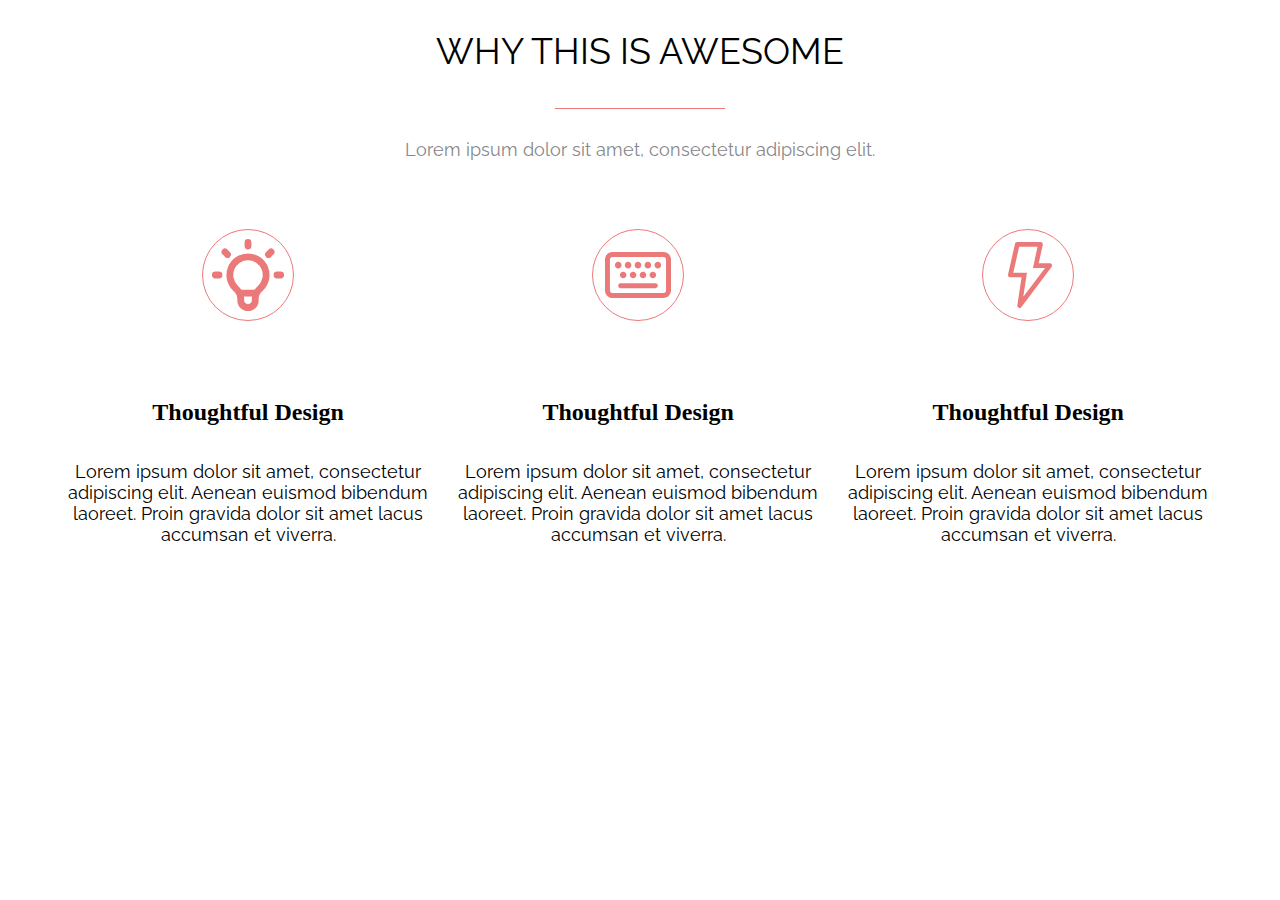
<file: tms-styles/index.html>
<!doctype html>
<html lang="en">
<head>
    <meta charset="UTF-8">
    <meta name="viewport"
          content="width=device-width, user-scalable=no, initial-scale=1.0, maximum-scale=1.0, minimum-scale=1.0">
    <meta http-equiv="X-UA-Compatible" content="ie=edge">
    <link rel="preconnect" href="https://fonts.googleapis.com">
    <link rel="preconnect" href="https://fonts.gstatic.com" crossorigin>
    <link href="https://fonts.googleapis.com/css2?family=Raleway:ital,wght@0,100;0,200;0,300;0,400;0,500;0,600;0,700;0,800;1,100;1,200;1,300;1,400;1,500;1,600;1,700&display=swap"
          rel="stylesheet">
    <link rel="stylesheet" href="styles/styles.css">
    <title>AXIT</title>
</head>
<body>
<div class="about">
    <div class="block__header__features">
        <h2 class="header__features">WHY THIS IS AWESOME</h2>
    </div>
    <hr class="separator"/>
    <h5 class="description">Lorem ipsum dolor sit amet, consectetur adipiscing elit.</h5>
    <div class="features">
        <div class="feature">
            <svg width="170" height="170" viewBox="0 0 170 170" fill="none" xmlns="http://www.w3.org/2000/svg">
                <path d="M76.5232 103.136H93.4733H76.5232ZM85 52.3549V55.9821V52.3549ZM108.084 61.9163L105.519 64.4807L108.084 61.9163ZM117.645 85H114.018H117.645ZM55.9821 85H52.3549H55.9821ZM64.4807 64.4807L61.9163 61.9163L64.4807 64.4807ZM72.1741 97.8259C69.6382 95.2894 67.9114 92.0578 67.212 88.5398C66.5126 85.0219 66.872 81.3756 68.2448 78.0619C69.6176 74.7482 71.9422 71.916 74.9246 69.9234C77.907 67.9307 81.4132 66.8672 85 66.8672C88.5868 66.8672 92.0931 67.9307 95.0755 69.9234C98.0578 71.916 100.382 74.7482 101.755 78.0619C103.128 81.3756 103.487 85.0219 102.788 88.5398C102.089 92.0578 100.362 95.2894 97.8259 97.8259L95.8382 99.81C94.7018 100.947 93.8005 102.296 93.1856 103.781C92.5707 105.266 92.2543 106.857 92.2545 108.465V110.391C92.2545 112.315 91.4902 114.16 90.1297 115.52C88.7692 116.881 86.924 117.645 85 117.645C83.076 117.645 81.2308 116.881 79.8703 115.52C78.5099 114.16 77.7455 112.315 77.7455 110.391V108.465C77.7455 105.218 76.4542 102.102 74.1618 99.81L72.1741 97.8259Z" stroke="#EC7979" stroke-width="6.83333" stroke-linecap="round" stroke-linejoin="round"/>
                <circle cx="85" cy="85" r="45.5" stroke="#EC7979"/>
            </svg>

            <h4 class="feature__header">Thoughtful Design</h4>
            <h5 class="feature__description">Lorem ipsum dolor sit amet, consectetur adipiscing
                elit. Aenean euismod bibendum laoreet. Proin gravida dolor sit amet lacus accumsan et viverra.</h5>
        </div>
        <div class="feature">
            <svg width="170" height="170" viewBox="0 0 170 170" fill="none" xmlns="http://www.w3.org/2000/svg">
                <path d="M110.573 62C112.543 62 114.432 62.7786 115.825 64.1645C117.218 65.5505 118 67.4302 118 69.3902V100.61C118 102.57 117.218 104.45 115.825 105.835C114.432 107.221 112.543 108 110.573 108H59.427C58.4517 108 57.4859 107.809 56.5848 107.437C55.6838 107.066 54.865 106.522 54.1754 105.835C53.4858 105.149 52.9387 104.335 52.5655 103.438C52.1922 102.541 52.0001 101.58 52.0001 100.61V69.3902C52.0001 67.4302 52.7826 65.5505 54.1754 64.1645C55.5682 62.7786 57.4573 62 59.427 62H110.573V62ZM110.573 66.9268H59.427C58.7704 66.9268 58.1407 67.1863 57.6765 67.6483C57.2122 68.1103 56.9514 68.7369 56.9514 69.3902V100.61C56.9514 101.97 58.0604 103.073 59.427 103.073H110.573C111.23 103.073 111.86 102.814 112.324 102.352C112.788 101.89 113.049 101.263 113.049 100.61V69.3902C113.049 68.7369 112.788 68.1103 112.324 67.6483C111.86 67.1863 111.23 66.9268 110.573 66.9268V66.9268ZM67.679 93.2031H102.338C102.965 93.2033 103.569 93.4404 104.027 93.8665C104.485 94.2926 104.764 94.876 104.807 95.4986C104.85 96.1213 104.653 96.737 104.257 97.2211C103.862 97.7053 103.296 98.0219 102.674 98.107L102.338 98.13H67.679C67.0518 98.1298 66.448 97.8927 65.9897 97.4666C65.5314 97.0405 65.2527 96.4571 65.2099 95.8345C65.1672 95.2118 65.3636 94.5961 65.7594 94.112C66.1552 93.6278 66.721 93.3112 67.3424 93.2261L67.679 93.2031H102.338H67.679V93.2031ZM99.8621 81.7072C100.738 81.7072 101.577 82.0533 102.196 82.6693C102.815 83.2852 103.163 84.1207 103.163 84.9918C103.163 85.8629 102.815 86.6983 102.196 87.3143C101.577 87.9303 100.738 88.2763 99.8621 88.2763C98.9867 88.2763 98.1471 87.9303 97.5281 87.3143C96.909 86.6983 96.5613 85.8629 96.5613 84.9918C96.5613 84.1207 96.909 83.2852 97.5281 82.6693C98.1471 82.0533 98.9867 81.7072 99.8621 81.7072ZM80.0736 81.7072C80.9491 81.7072 81.7887 82.0533 82.4077 82.6693C83.0267 83.2852 83.3745 84.1207 83.3745 84.9918C83.3745 85.8629 83.0267 86.6983 82.4077 87.3143C81.7887 87.9303 80.9491 88.2763 80.0736 88.2763C79.1982 88.2763 78.3586 87.9303 77.7396 87.3143C77.1206 86.6983 76.7728 85.8629 76.7728 84.9918C76.7728 84.1207 77.1206 83.2852 77.7396 82.6693C78.3586 82.0533 79.1982 81.7072 80.0736 81.7072V81.7072ZM70.1712 81.7072C71.0466 81.7072 71.8862 82.0533 72.5052 82.6693C73.1242 83.2852 73.472 84.1207 73.472 84.9918C73.472 85.8629 73.1242 86.6983 72.5052 87.3143C71.8862 87.9303 71.0466 88.2763 70.1712 88.2763C69.2957 88.2763 68.4562 87.9303 67.8371 87.3143C67.2181 86.6983 66.8703 85.8629 66.8703 84.9918C66.8703 84.1207 67.2181 83.2852 67.8371 82.6693C68.4562 82.0533 69.2957 81.7072 70.1712 81.7072ZM89.9761 81.7072C90.8515 81.7072 91.6911 82.0533 92.3102 82.6693C92.9292 83.2852 93.2769 84.1207 93.2769 84.9918C93.2769 85.8629 92.9292 86.6983 92.3102 87.3143C91.6911 87.9303 90.8515 88.2763 89.9761 88.2763C89.1007 88.2763 88.2611 87.9303 87.6421 87.3143C87.0231 86.6983 86.6753 85.8629 86.6753 84.9918C86.6753 84.1207 87.0231 83.2852 87.6421 82.6693C88.2611 82.0533 89.1007 81.7072 89.9761 81.7072V81.7072ZM65.2034 71.8536C66.0789 71.8536 66.9184 72.1997 67.5375 72.8156C68.1565 73.4316 68.5042 74.2671 68.5042 75.1382C68.5042 76.0093 68.1565 76.8447 67.5375 77.4607C66.9184 78.0767 66.0789 78.4227 65.2034 78.4227C64.328 78.4227 63.4884 78.0767 62.8694 77.4607C62.2504 76.8447 61.9026 76.0093 61.9026 75.1382C61.9026 74.2671 62.2504 73.4316 62.8694 72.8156C63.4884 72.1997 64.328 71.8536 65.2034 71.8536ZM75.0894 71.8536C75.9648 71.8536 76.8044 72.1997 77.4234 72.8156C78.0425 73.4316 78.3902 74.2671 78.3902 75.1382C78.3902 76.0093 78.0425 76.8447 77.4234 77.4607C76.8044 78.0767 75.9648 78.4227 75.0894 78.4227C74.214 78.4227 73.3744 78.0767 72.7554 77.4607C72.1363 76.8447 71.7886 76.0093 71.7886 75.1382C71.7886 74.2671 72.1363 73.4316 72.7554 72.8156C73.3744 72.1997 74.214 71.8536 75.0894 71.8536V71.8536ZM84.9919 71.8536C85.8673 71.8536 86.7069 72.1997 87.3259 72.8156C87.9449 73.4316 88.2927 74.2671 88.2927 75.1382C88.2927 76.0093 87.9449 76.8447 87.3259 77.4607C86.7069 78.0767 85.8673 78.4227 84.9919 78.4227C84.1164 78.4227 83.2769 78.0767 82.6578 77.4607C82.0388 76.8447 81.691 76.0093 81.691 75.1382C81.691 74.2671 82.0388 73.4316 82.6578 72.8156C83.2769 72.1997 84.1164 71.8536 84.9919 71.8536V71.8536ZM94.8943 71.8536C95.7698 71.8536 96.6094 72.1997 97.2284 72.8156C97.8474 73.4316 98.1952 74.2671 98.1952 75.1382C98.1952 76.0093 97.8474 76.8447 97.2284 77.4607C96.6094 78.0767 95.7698 78.4227 94.8943 78.4227C94.0189 78.4227 93.1793 78.0767 92.5603 77.4607C91.9413 76.8447 91.5935 76.0093 91.5935 75.1382C91.5935 74.2671 91.9413 73.4316 92.5603 72.8156C93.1793 72.1997 94.0189 71.8536 94.8943 71.8536V71.8536ZM104.797 71.8536C105.672 71.8536 106.512 72.1997 107.131 72.8156C107.75 73.4316 108.098 74.2671 108.098 75.1382C108.098 76.0093 107.75 76.8447 107.131 77.4607C106.512 78.0767 105.672 78.4227 104.797 78.4227C103.921 78.4227 103.082 78.0767 102.463 77.4607C101.844 76.8447 101.496 76.0093 101.496 75.1382C101.496 74.2671 101.844 73.4316 102.463 72.8156C103.082 72.1997 103.921 71.8536 104.797 71.8536Z" fill="#EC7979"/>
                <circle cx="85.0001" cy="85" r="45.5" stroke="#EC7979"/>
            </svg>
            <h4 class="feature__header">Thoughtful Design</h4>
            <h5 class="feature__description">Lorem ipsum dolor sit amet, consectetur adipiscing
                elit. Aenean euismod bibendum laoreet. Proin gravida dolor sit amet lacus accumsan et viverra.</h5>
        </div>
        <div class="feature">
            <svg width="170" height="170" viewBox="0 0 170 170" fill="none" xmlns="http://www.w3.org/2000/svg">
                <path d="M75.7308 117.811C75.2572 117.608 74.8637 117.249 74.6123 116.793C74.3608 116.336 74.2659 115.807 74.3423 115.289L78.5542 87.3575H67.3765C67.0221 87.3672 66.6703 87.2939 66.3482 87.1432C66.026 86.9925 65.7422 86.7684 65.5186 86.4882C65.2949 86.2081 65.1375 85.8793 65.0584 85.5274C64.9793 85.1754 64.9806 84.8096 65.0622 84.4583L72.0049 53.8158C72.1271 53.2885 72.4239 52.8201 72.8454 52.4895C73.2669 52.1589 73.7874 51.9864 74.3192 52.0008H97.4615C97.8072 51.9996 98.1488 52.0774 98.4612 52.2283C98.7735 52.3792 99.0488 52.5995 99.2666 52.873C99.4875 53.1495 99.6439 53.4735 99.724 53.8206C99.8042 54.1676 99.806 54.5287 99.7294 54.8765L95.7258 73.2149H106.718C107.152 73.214 107.577 73.3373 107.946 73.5706C108.314 73.804 108.61 74.1381 108.801 74.5348C108.967 74.9156 109.031 75.3343 108.986 75.7484C108.941 76.1624 108.79 76.557 108.547 76.892L78.4616 116.963C78.2583 117.27 77.9868 117.524 77.6692 117.704C77.3515 117.884 76.9967 117.986 76.6334 118C76.3237 117.994 76.0178 117.93 75.7308 117.811V117.811ZM89.9402 77.9291L94.5687 56.7151H76.1705L70.2924 82.6433H83.9695L80.2899 106.874L102.09 77.9291H89.9402Z" fill="#EC7979"/>
                <circle cx="85" cy="85" r="45.5" stroke="#EC7979"/>
            </svg>

            <h4 class="feature__header">Thoughtful Design</h4>
            <h5 class="feature__description">Lorem ipsum dolor sit amet, consectetur adipiscing
                elit. Aenean euismod bibendum laoreet. Proin gravida dolor sit amet lacus accumsan et viverra.</h5>
        </div>
    </div>

</div>
</body>
</html>
</file>
<file: lesson-2-hw/styles/styles.css>
body {
    margin: 0;
    padding: 0;
}

.about {
    width: 1170px;
    margin-right: auto;
    margin-left: auto;
}

.block__header__features{
    height: 100px;
    text-align: center;
}

.header__features {
    font-family: 'Raleway';
    font-style: normal;
    font-weight: 400;
    font-size: 36px;
    line-height: 42px;
    align-items: center;
    display: inline-block;
    vertical-align: center;
    text-align: center;
    color: #000000;
}

.separator {
    width: 170px;
    height: 1px;
    background: #EC7979;
    border: none;
}

.description {
    font-family: 'Raleway', sans-serif;
    font-style: normal;
    font-weight: 400;
    font-size: 18px;
    line-height: 21px;
    align-items: center;
    text-align: center;

    color: #86878B;
}

.feature{
    display: inline-block;
    text-align: center;
    max-width: 33%;
}

.feature__icon {
    border: #EC7979 1px solid;
    border-radius: 50%;
    padding: 7px;
}


.feature__header {
    font-family: 'Open Sans';
    font-style: normal;
    font-weight: 700;
    font-size: 24px;
    line-height: 33px;
    align-items: center;
    text-align: center;
    text-transform: capitalize;
}

.feature__description{
    font-family: 'Raleway';
    font-style: normal;
    font-weight: 400;
    font-size: 18px;
    line-height: 21px;
    display: flex;
    align-items: center;
    text-align: center;

    color: #000000;
}
</file>
<file: lesson-3-hw/css/styles.css>
@import "../assets/fonts/fonts.css";

* {
    margin: 0;
    padding: 0;
}

.container {
    width: 1170px;
    margin-right: auto;
    margin-left: auto;
}

.tabs {
    padding-top: 50px;
    border-bottom: 1px solid #C6CBCD;
    width: 100%;
    font-family: 'Open Sans', sans-serif;
    font-style: normal;
    font-weight: 400;
    font-size: 14px;
    line-height: 19px;
}

.tab__item {
    margin-bottom: -1px;
    display: inline-block;
    width: 203px;
    height: 40px;
    text-align: center;
}

.tab__item p {
    padding-top: 10px;
}

.tab__item--active {
    border-radius: 3px 3px 0 0;
    border: 1px solid #C6CBCD;
    border-bottom: 1px solid white;
}

.tab__item p {
    font-family: 'Open Sans', sans-serif;
    font-style: normal;
    font-weight: 400;
    font-size: 14px;
    line-height: 19px;
    text-transform: uppercase;
}

.tab-content {
    box-sizing: border-box;
    height: 501px;
    width: 1170px;
    border: 1px solid #C6CBCD;
    border-top: none;
}

.tab-description {
    text-align: left;
    margin: 50px 0 0 80px;
    display: inline-block;
    width: 600px;
}

.tab-description h2 {
    font-family: 'Open Sans', sans-serif;
    font-style: normal;
    font-weight: 700;
    font-size: 30px;
    line-height: 41px;
    display: flex;
    align-items: center;
}

.tab-description p {
    font-family: 'Raleway', sans-serif;
    font-style: normal;
    font-weight: 400;
    font-size: 18px;
    line-height: 21px;
    display: flex;
    align-items: center;
}

.tab-description p:first-of-type {
    padding-top: 50px;
}

.tab-description p:last-of-type {
    padding-top: 30px;
}

.tab-description button {
    margin-top: 50px;
    font-family: 'Open Sans', serif;
    font-style: normal;
    font-weight: 600;
    font-size: 18px;
    line-height: 25px;
    text-align: center;
    text-transform: capitalize;
    cursor: pointer;
    outline: none;
    border: none;
    background: #EC7979;
    color: white;
    height: 58px;
    width: 270px;
}

.tab-image {
    float: right;
    display: inline-block;
    height: 100%;
    width: 470px;
}

.tab-image img {
    overflow: hidden;
    width: 470px;
    height: 500px;
}
</file>
<file: lesson-4-hw/css/styles.css>
@import "../assets/fonts/fonts.css";

* {
    margin: 0;
    padding: 0;
    box-sizing: border-box;
}

.pricing {
    background-color: #F5F5F5;
}

.container {
    width: 1170px;
    margin: 0 auto;
}

.separator {
    width: 170px;
    height: 1px;
    margin: 0 auto;
    background: #EC7979;
}

.pricing__header {
    padding: 70px 0 50px 0;
    font-family: 'Raleway', sans-serif;
    font-style: normal;
    font-weight: 400;
    font-size: 36px;
    line-height: 42px;
    text-align: center;
    text-transform: uppercase;
}

.pricing__description {
    padding: 40px 0 40px 0;
}

.pricing__description p {
    color: #86878B;
    font-family: 'Raleway', sans-serif;
    font-size: 18px;
    line-height: 21px;
    text-align: center;
}

.price-list{
    padding: 50px 0 100px 0;
}

.price-card {
    display: inline-block;
    width: 370px;
}

.price-card--selected {
    margin: 0 5px 0 5px;
    box-shadow: 0 4px 10px rgba(51, 51, 51, 0.2);
}

.price-card__header {
    border: 1px solid #F5F5F5;
    background: #333333;
}

.price-card__header p {
    padding: 13px 0 13px 0;
    color: white;
    font-family: "Open Sans", serif;
    font-size: 24px;
    font-weight: 700;
    line-height: 33px;
    letter-spacing: 0;
    text-align: center;
    font-style: normal;
    text-transform: capitalize;
}

.price-card__price {
    border: 1px solid #F5F5F5;
    background: #333333;
}

.price-card__price p {
    padding: 29px 0 29px 0;
    color: white;
    font-family: Raleway, serif;
    font-size: 36px;
    font-weight: 700;
    line-height: 42px;
    letter-spacing: 0;
    text-align: center;
    font-style: normal;
}

.price-card__description {
    border: 1px solid #F5F5F5;
    background: #333333;
}

.price-card__description p {
    padding: 14px 0 14px 0;
    font-family: 'Raleway', serif;
    font-style: normal;
    font-weight: 400;
    font-size: 18px;
    line-height: 21px;
    text-align: center;

    color: rgba(255, 255, 255, 0.5);
}

.price-card__element {
    background: #FFFFFF;
    border: 2px solid #F5F5F5;
}

.price-card__element p{
    padding: 14px 0 14px 0;
    font-family: 'Raleway', serif;
    font-style: normal;
    font-weight: 400;
    font-size: 18px;
    line-height: 21px;
    text-align: center;
    text-transform: capitalize;
}
</file>
<file: lesson-5-hw/css/styles.css>
@import "../assets/fonts/fonts.css";

*{
    margin: 0;
    padding: 0;
    box-sizing: border-box;
    text-decoration: none;
}

.container{
    max-width: 1200px;
    margin: 0 auto;
}

.block-flex{
    display: flex;
    border: 2px solid red;
    height: 500px;
    align-items: center;
    justify-content: space-between;
}

.flex-block__item{
    order: 1;
    width: 100px;
    height: 100px;
    border: 1px solid blue;
    display: flex;
    justify-content: center;
    align-items: center;
}

.flex-block__item:nth-child(2){
    order: 0;
    align-self: flex-start;
}

.flex-block__item:nth-child(1){
    order: 2;
}

.flex-block__item:nth-child(3){
    order: 1;
}
</file>
<file: lesson-4-hw/assets/fonts/fonts.css>
@import url('https://fonts.googleapis.com/css2?family=Open+Sans:ital,wght@0,300;0,400;0,500;0,600;0,700;0,800;1,300;1,400;1,500;1,600;1,700;1,800&display=swap');
@import url('https://fonts.googleapis.com/css2?family=Raleway:ital,wght@0,100;0,200;0,300;0,400;0,500;0,600;0,700;0,800;0,900;1,100;1,200;1,300;1,400;1,500;1,600;1,700;1,800;1,900&display=swap');
</file>
<file: level-3-total-adaptive/css/styles.css>
@import "../assets/fonts/fonts.css";

* {
    scroll-behavior: smooth;
    margin: 0;
    padding: 0;
    text-decoration: none;
    box-sizing: border-box;
    list-style: none;
}

* :visited {
    color: inherit;
}

*:focus {
    outline: none;
}


.contact-us-section{
    padding: 50px 0;
}

.main-banner-section {
    background: url("../assets/img/banner-bg.png") no-repeat center center, rgba(0, 0, 0, 0.5);
    background-blend-mode: overlay;
    background-size: cover;
}

.design-banner-section {
    background: url("../assets/img/design-banner-img.png") no-repeat center center, rgba(0, 0, 0, 0.5);
    background-blend-mode: overlay;
    background-size: cover;
}

.design-banner-section .container {
    display: flex;
    flex-flow: column;
    justify-content: space-between;
    align-items: center;
}

.default-button-transparent {
    background: transparent;
    border: 1px solid white;
    color: white;
    font-family: 'Open Sans', serif;
    font-style: normal;
    font-weight: 600;
    font-size: 18px;
    line-height: 25px;
    text-align: center;
    text-transform: capitalize;
    transition: all 300ms;
}

.default-button-transparent:hover {
    transform: scale(1.05);
    color: #EC7979;
    border-color: #EC7979;
}


.default-header {
    font-family: 'Raleway', serif;
    font-style: normal;
    font-weight: 400;
    font-size: 36px;
    line-height: 42px;
    text-align: center;
    text-transform: uppercase;
}

.default-header:after {
    display: inline-block;
    content: ' ';
    height: 1px;
    width: 170px;
    background: #EC7979;
    margin-top: 54px;
    position: relative;
}

.default-description {
    color: #86878B;
    padding-top: 42px;
    font-family: 'Raleway', serif;
    font-style: normal;
    font-weight: 400;
    font-size: 18px;
    line-height: 21px;
    text-align: center;
}


.banner-header {
    font-family: 'Raleway', serif;
    font-style: normal;
    font-weight: 400;
    font-size: 36px;
    line-height: 42px;
    text-align: center;
    text-transform: uppercase;
    color: white;
}

.banner-header:after {
    display: inline-block;
    content: ' ';
    height: 1px;
    width: 170px;
    background: white;
    margin-top: 54px;
    position: relative;
}

.banner-description {
    color: white;
    padding-top: 42px;
    font-family: 'Raleway', serif;
    font-style: normal;
    font-weight: 400;
    font-size: 18px;
    line-height: 21px;
    text-align: center;
}

.pink-button {
    cursor: pointer;
    font-family: 'Open Sans', serif;
    font-style: normal;
    font-weight: 600;
    font-size: 18px;
    line-height: 25px;
    text-align: center;
    text-transform: capitalize;
    outline: none;
    border: none;
    background: #EC7979;
    color: white;
    transition: 300ms all;
}

.pink-button:hover {
    transform: scale(1.05);
    background: #fd6363;
}

/* 320-768 */
/* 769 - 1024*/
/* 1024 ++*/


@media only screen and (max-width: 640px) {

    .contact-us__form{
        display: flex;
        flex-flow: column;
        flex-wrap: wrap;
    }

    .contact-us__form-main{
        width: 100%;
    }

    .contact-us__form__input{
        margin-top: 50px;
        font-family: 'Open Sans', serif;
        font-style: normal;
        font-weight: 400;
        font-size: 14px;
        line-height: 19px;
        border: none;
        padding-bottom: 16px;
        border-bottom: 1px solid silver;
        outline: none;
        width: 100%;
    }

    .contact-us__form__textarea{
        font-family: 'Open Sans', serif;
        font-style: normal;
        font-weight: 400;
        font-size: 14px;
        line-height: 19px;
        margin-top: 50px;
        border: none;
        padding-bottom: 16px;
        border-bottom: 1px solid silver;
        outline: none;
        width: 100%;
        height: 200px;
    }

    #contactButton{
        margin-top: 50px;
        margin-bottom: 40px;
        height: 50px;
    }



    .footer {
        background: black;
        height: 164px;
    }

    .footer .container {
        height: 100%;
        display: flex;
        flex-direction: column;
        justify-content: space-around;
        align-items: center;
    }

    .footer-icons {
        width: 100%;
        padding-top: 35px;
        display: flex;
        flex-direction: row;
        align-items: center;
        justify-content: space-around;
    }

    .footer-icons svg {
        height: 2rem;
        flex-direction: row;
        align-items: center;
        justify-content: space-between;
    }

    .footer-text {
        color: #FFFFFF80;
        font-family: 'Raleway', serif;
        font-style: normal;
        font-weight: 400;
        font-size: 18px;
        line-height: 21px;
    }



    .reviews-section {
        padding: 50px 0;
    }

    .reviews-section .container {
        display: flex;
        flex-flow: column;
        justify-content: space-between;
        align-items: center;
    }

    .reviews-wrapper {
        width: 100%;
        margin-top: 80px;
        display: flex;
        flex-flow: column;
    }

    .review-box {
        width: 100%;
        height: 65%;
        border-radius: 10px;
        background: #E2E2E2;
        display: flex;
        align-items: center;
        justify-content: center;
        padding: 38px 19px;
    }

    .review-box p {
        height: 100%;
        color: #86878B;
        font-family: 'Raleway', serif;
        font-style: normal;
        font-weight: 400;
        font-size: 18px;
        line-height: 21px;
        text-align: center;
    }


    .review-item {
        margin: 5px;
    }

    .reviewer-description {
        margin-top: 50px;
        display: flex;
        flex-flow: row;
        justify-content: space-evenly;
        align-items: center;
    }

    .reviewer-description__info {
        display: flex;
        flex-flow: column;
        height: 100%;
        justify-content: space-around;
    }

    .reviewer-description__info p:first-child {
        font-family: 'Open Sans', serif;
        font-style: normal;
        font-weight: 700;
        font-size: 24px;
        line-height: 33px;
        text-transform: capitalize;
    }

    .reviewer-description__info p:last-child {
        font-family: 'Raleway', serif;
        font-style: normal;
        font-weight: 400;
        font-size: 18px;
        line-height: 21px;
    }


    .main-banner-form {
        display: flex;
        flex-direction: column;
        justify-content: space-between;
        align-items: center;
        background: white;
        border-radius: 10px;
        overflow: hidden;
    }

    .banner-form-header {
        font-family: 'Open Sans', serif;
        font-style: normal;
        font-weight: 700;
        font-size: 14px;
        line-height: 19px;
        text-align: center;
        text-transform: uppercase;
    }

    .banner-form-header p {
        padding: 20px 0;
    }

    .banner-form-header span {
        color: #EC7979;
    }

    .main-form-wrapper {
        margin-top: 56px;
    }

    .input-group {
        display: flex;
        flex-direction: column;
        justify-content: space-between;
        margin: 11%;
        width: 83%;
    }

    .input-group input {
        width: 100%;
        border: none;
        background: transparent;
        border-bottom: 1px solid #BDBDBD;
        height: 38px;
    }

    .banner-form-button {
        margin-top: 20px;
        color: white;
        font-family: 'Open Sans', serif;
        font-style: normal;
        font-weight: 600;
        font-size: 15px;
        line-height: 20px;
        border: none;
        background: #EC7979;
        width: 100%;
        height: 60px;
    }

    main {
        padding-top: 56px;
        padding-bottom: 50px;
    }

    .banner-features-header {
        margin-top: 80px;
        display: flex;
        flex-flow: column;
    }

    #main-banner-button {
        display: block;
        margin-top: 42px;
        width: 100%;
        min-height: 50px;
    }

    .banner-features-header h1 {
        color: white;
        font-family: 'Raleway', serif;
        font-style: normal;
        font-weight: 500;
        font-size: 36px;
        line-height: 42px;
        text-align: center;
        text-transform: uppercase;
    }

    .main-features {
        display: flex;
        flex-flow: column;
        align-items: center;
    }

    .banner-features-header h1:after {
        display: inline-block;
        content: ' ';
        height: 1px;
        width: 170px;
        background: white;
        margin-top: 54px;
        position: relative;
    }

    .banner-features-description {
        margin-top: 42px;
        color: #FFFFFF;
        font-family: 'Raleway', serif;
        font-style: normal;
        font-weight: 400;
        font-size: 14px;
        line-height: 16px;
        text-align: center;
    }

    .container {
        width: 100%;
        margin: 0 auto;
        padding: 0 15px;
    }

    header {
        width: 100%;
        position: fixed;
        background: black;
        height: 56px;
        display: flex;
        justify-content: space-between;
    }

    .header .container {
        display: flex;
        flex-flow: row;
        justify-content: space-between;
        align-items: center;
    }

    .header-logo svg {
        height: 22px;
    }

    .nav {
        display: none;
    }

    .menu-btn {
        cursor: pointer;
        border: none;
        background: transparent;
        color: white;
        font-size: 2rem;
        position: absolute;
        top: 1.7%;
        right: 5%;
        display: block;
    }

    .menu-icon {
        display: block;
    }

    .banner-logo {
        display: none;
    }


    .menu {
        margin-left: 100%;
        left: 0;
        top: 56px;
        display: flex;
        flex-flow: column;
        justify-content: center;
        align-items: center;
        position: absolute;
        background: red;
        width: 100%;
        height: calc(100vh - 56px);
    }

    .menu ul {
        display: block;
    }


    #socials {
        padding-bottom: 16px;
        background-color: #F8EFEF;
    }

    #socials .container {
        padding-top: 31px;
        display: flex;
        flex-direction: column;
        justify-content: space-between;
        align-items: center;
    }

    #socials .container p:first-child {
        margin-bottom: 14px;
        font-family: 'Open Sans', serif;
        font-style: normal;
        font-weight: 700;
        font-size: 18px;
        line-height: 25px;
    }

    #socials .container p {
        color: #86878B;
        font-family: 'Raleway', serif;
        font-style: normal;
        font-weight: 400;
        font-size: 14px;
        line-height: 16px;
        text-align: center;
    }

    .social-icons {
        margin-top: 32px;
        width: 100%;
        display: flex;
        flex-direction: row;
        align-items: center;
        justify-content: space-around;
    }

    .social-icons svg {
        height: 26px;
    }

    .tabs {
        display: flex;
        list-style: none;
        border-bottom: 1px solid #C6CBCD;
        width: 100%;
        font-family: 'Open Sans', sans-serif;
        font-style: normal;
        font-weight: 400;
        font-size: 14px;
        line-height: 19px;
    }

    .tab__item {
        cursor: pointer;
        text-align: center;
        padding: 10px 0;
        width: 100%;
        height: 100%;
    }


    .tabs {
        font-family: 'Open Sans', sans-serif;
        font-style: normal;
        font-weight: 400;
        font-size: 14px;
        line-height: 19px;
    }


    .tabs-section {
        padding: 50px 0;
    }

    .tab-content {
        border: 1px solid black;
        border-radius: 0 0 5px 5px;
        display: flex;
        justify-content: space-between;
        align-items: center;
    }

    .tab-description {
        text-align: center;
        margin: 6% 0 0 5%;
        display: inline-block;
        padding-bottom: 10px;
    }

    .tab-description h2 {
        font-family: 'Open Sans', sans-serif;
        font-style: normal;
        font-weight: 700;
        font-size: 30px;
        line-height: 41px;
        display: flex;
        align-items: center;
    }

    .tab-description p {
        font-family: 'Raleway', sans-serif;
        font-style: normal;
        font-weight: 400;
        font-size: 18px;
        line-height: 21px;
        display: flex;
        align-items: center;
    }

    .tab-description p:first-of-type {
        padding-top: 50px;
    }

    .tab-description p:last-of-type {
        padding-top: 30px;
    }

    .tab-description button {
        margin-right: 10px;
        cursor: pointer;
        font-family: 'Open Sans', serif;
        font-style: normal;
        font-weight: 600;
        font-size: 18px;
        line-height: 25px;
        text-align: center;
        text-transform: capitalize;
        outline: none;
        border: none;
        background: #EC7979;
        color: white;
        transition: 300ms all;
        margin-top: 50px;
        height: 58px;
        width: 80%;
    }

    .tab-description button:hover {
        transform: scale(1.05);
        background: #fd6363;
    }

    .tab__item.active {
        border-radius: 5px 5px 0 0;
        border: 1px solid black;
        margin-bottom: -2px;
        border-bottom: 2px solid white;
    }

    .tab-description {
        padding-top: 5px;
        padding-left: 5px;
        margin-right: 10px;
    }

    .tab-image {
        display: none;
    }

    .about-features {
        display: flex;
        flex-direction: column;
        align-items: center;
        justify-content: space-around;
    }

    .about-features__item {
        margin: 20px 0;
        display: flex;
        flex-direction: column;
        align-items: center;
        justify-content: space-between;
        text-align: center;
    }

    .feature__header {
        font-family: 'Open Sans', serif;
        font-style: normal;
        font-weight: 700;
        font-size: 24px;
        line-height: 33px;
        align-items: center;
        text-align: center;
        text-transform: capitalize;
        padding-top: 10px;
    }

    .feature__description {
        padding-top: 40px;
        font-family: 'Raleway', serif;
        font-style: normal;
        font-weight: 400;
        font-size: 18px;
        line-height: 21px;
        text-align: center;
    }

    .pricing-section {
        padding: 50px 0;
        background-color: #F5F5F5;
    }

    .price-list {
        padding-top: 80px;
        width: 100%;
        display: flex;
        flex-flow: row;
        flex-wrap: wrap;
        justify-content: space-between;
        align-items: center;
    }

    .price-card {
        margin: 20px 5px;
        transition: all 300ms;
        width: 100%;
    }


    .price-card__header {
        border: 1px solid #F5F5F5;
        background: #333333;
    }

    .price-card__header p {
        padding: 13px 0 13px 0;
        color: white;
        font-family: "Open Sans", serif;
        font-size: 24px;
        font-weight: 700;
        line-height: 33px;
        letter-spacing: 0;
        text-align: center;
        font-style: normal;
        text-transform: capitalize;
    }

    .price-card__price {
        border: 1px solid #F5F5F5;
        background: #333333;
    }

    .price-card__price p {
        padding: 29px 0 29px 0;
        color: white;
        font-family: Raleway, serif;
        font-size: 36px;
        font-weight: 700;
        line-height: 42px;
        letter-spacing: 0;
        text-align: center;
        font-style: normal;
    }

    .price-card__description {
        border: 1px solid #F5F5F5;
        background: #333333;
    }

    .price-card__description p {
        padding: 14px 0 14px 0;
        font-family: 'Raleway', serif;
        font-style: normal;
        font-weight: 400;
        font-size: 18px;
        line-height: 21px;
        text-align: center;

        color: rgba(255, 255, 255, 0.5);
    }

    .price-card:hover {
        transform: translateY(-20px);
        box-shadow: 0 4px 10px rgba(51, 51, 51, 0.2);
    }

    .price-card__element {
        background: #FFFFFF;
        border: 2px solid #F5F5F5;
    }

    .price-card__element p {
        padding: 14px 0 14px 0;
        font-family: 'Raleway', serif;
        font-style: normal;
        font-weight: 400;
        font-size: 18px;
        line-height: 21px;
        text-align: center;
        text-transform: capitalize;
    }

    .pricing-section .container {
        display: flex;
        flex-flow: column;
        align-items: center;
        justify-content: space-between;
    }

    .design-banner-section {
        padding: 50px 0;
    }

    #designBannerButton {
        margin-top: 32px;
        padding: 13px 0;
        width: 100%;
    }

}


@media only screen and (min-width: 641px) and (max-width: 1000px) {

    .contact-us__form{
        align-items: center;
        justify-content: center;
        display: flex;
        flex-flow: row;
        flex-wrap: wrap;
    }

    .contact-us__form-main{
        width: 49%;
    }

    .contact-us__form__input{
        margin-top: 50px;
        font-family: 'Open Sans', serif;
        font-style: normal;
        font-weight: 400;
        font-size: 14px;
        line-height: 19px;
        border: none;
        padding-bottom: 16px;
        border-bottom: 1px solid silver;
        outline: none;
        width: 100%;
    }

    .contact-us__form__textarea{
        resize: none;
        height: 208px;
        display: block;
        font-family: 'Open Sans', serif;
        font-style: normal;
        font-weight: 400;
        font-size: 14px;
        line-height: 19px;
        margin-top: 50px;
        border: none;
        padding-bottom: 16px;
        border-bottom: 1px solid silver;
        outline: none;
        width: 49%;
    }

    #contactButton{
        align-self: center;
        margin-top: 50px;
        margin-bottom: 40px;
        height: 58px;
        width: 318px;
    }


    .footer {
        background: black;
        height: 164px;
    }

    .footer .container {
        height: 100%;
        display: flex;
        flex-direction: column;
        justify-content: space-around;
        align-items: center;
    }

    .footer-icons {
        padding-top: 35px;
        width: 65%;
        display: flex;
        flex-direction: row;
        align-items: center;
        justify-content: space-around;
    }

    .footer-icons svg {
        height: 45px;
        flex-direction: row;
        align-items: center;
        justify-content: space-between;
    }

    .footer-text {
        color: #FFFFFF80;
        font-family: 'Raleway', serif;
        font-style: normal;
        font-weight: 400;
        font-size: 18px;
        line-height: 21px;
    }

    .design-banner-section {
        padding: 50px 0;
    }

    #designBannerButton {
        margin-top: 32px;
        padding: 13px 109px;
    }

    .pricing-section {
        padding: 50px 0;
        background-color: #F5F5F5;
    }

    .price-list {
        padding-top: 80px;
        width: 100%;
        display: flex;
        flex-flow: row;
        flex-wrap: wrap;
        justify-content: space-between;
        align-items: center;
    }

    .price-card {
        transition: all 300ms;
        margin: 5px;
        min-width: 32%;
    }


    .price-card__header {
        border: 1px solid #F5F5F5;
        background: #333333;
    }

    .price-card__header p {
        padding: 13px 0 13px 0;
        color: white;
        font-family: "Open Sans", serif;
        font-size: 24px;
        font-weight: 700;
        line-height: 33px;
        letter-spacing: 0;
        text-align: center;
        font-style: normal;
        text-transform: capitalize;
    }

    .price-card__price {
        border: 1px solid #F5F5F5;
        background: #333333;
    }

    .price-card__price p {
        padding: 29px 0 29px 0;
        color: white;
        font-family: Raleway, serif;
        font-size: 36px;
        font-weight: 700;
        line-height: 42px;
        letter-spacing: 0;
        text-align: center;
        font-style: normal;
    }

    .price-card__description {
        border: 1px solid #F5F5F5;
        background: #333333;
    }

    .price-card__description p {
        padding: 14px 0 14px 0;
        font-family: 'Raleway', serif;
        font-style: normal;
        font-weight: 400;
        font-size: 18px;
        line-height: 21px;
        text-align: center;

        color: rgba(255, 255, 255, 0.5);
    }

    .price-card:hover {
        transform: translateY(-20px);
        box-shadow: 0 4px 10px rgba(51, 51, 51, 0.2);
    }

    .price-card__element {
        background: #FFFFFF;
        border: 2px solid #F5F5F5;
    }

    .price-card__element p {
        padding: 14px 0 14px 0;
        font-family: 'Raleway', serif;
        font-style: normal;
        font-weight: 400;
        font-size: 18px;
        line-height: 21px;
        text-align: center;
        text-transform: capitalize;
    }

    .pricing-section .container {
        display: flex;
        flex-flow: column;
        align-items: center;
        justify-content: space-between;
    }

    .main-banner-form {
        background: white;
        border-radius: 10px;
        overflow: hidden;
    }

    .main-banner-section .container {
        display: flex;
        margin-top: 100px;
    }

    .banner-form-header {
        font-family: 'Open Sans', serif;
        font-style: normal;
        font-weight: 700;
        font-size: 14px;
        line-height: 19px;
        text-align: center;
        text-transform: uppercase;
    }

    .banner-form-header p {
        padding: 20px 0;
    }

    .banner-form-header span {
        color: #EC7979;
    }

    .main-form-wrapper {
        width: 45vw;
    }

    .input-group {
        display: flex;
        flex-direction: column;
        justify-content: space-between;
        margin: 11%;
        width: 83%;
    }

    .input-group input {
        width: 100%;
        border: none;
        background: transparent;
        border-bottom: 1px solid #BDBDBD;
        height: 38px;
    }

    .banner-form-button {
        cursor: pointer;
        margin-top: 20px;
        color: white;
        font-family: 'Open Sans', serif;
        font-style: normal;
        font-weight: 600;
        font-size: 15px;
        line-height: 20px;
        border: none;
        background: #EC7979;
        width: 100%;
        height: 60px;
    }

    .main-features {
        margin-left: 5%;
        max-width: 45vw;
        display: flex;
        flex-direction: column;
        align-items: start;
    }

    .banner-logo {
        margin-top: 5px;
    }

    .banner-logo svg {
        height: 42px;
    }

    main {
        padding-top: 56px;
        padding-bottom: 50px;
    }

    .banner-features-header {
        margin-top: 54px;
    }

    #main-banner-button {
        display: block;
        margin-top: 42px;
        width: 75%;
        min-height: 50px;
    }

    .banner-features-header h1 {
        color: white;
        font-family: 'Raleway', serif;
        font-style: normal;
        font-weight: 500;
        font-size: 36px;
        line-height: 42px;
        text-transform: uppercase;
    }


    .banner-features-header h1:after {
        display: inline-block;
        content: ' ';
        height: 1px;
        width: 170px;
        background: white;
        margin-top: 54px;
        position: relative;
    }

    .banner-features-description {
        margin-top: 42px;
        color: #FFFFFF;
        font-family: 'Raleway', serif;
        font-style: normal;
        font-weight: 400;
        font-size: 14px;
        line-height: 16px;
    }


    .container {
        width: 100%;
        margin: 0 auto;
        padding: 0 15px;
    }

    .header .container {
        display: flex;
        flex-flow: row;
        justify-content: space-between;
        align-items: center;
    }

    header {
        background: black;
        height: 56px;
        display: flex;
        align-items: center;
    }

    .header-logo svg {
        height: 30px;
    }

    .menu-btn, .menu-icon {
        display: none;
    }

    .menu-btn, .menu-icon {
        display: none;
    }

    nav .menu {
        display: flex;
    }

    nav .menu ul {
        list-style: none;
    }

    nav .menu a {
        padding: 10px 20px;
        font-family: 'Open Sans', serif;
        font-style: normal;
        font-weight: 600;
        font-size: 14px;
        line-height: 19px;
        text-align: center;
        text-transform: capitalize;
        color: white;
    }

    #socials {
        padding-bottom: 44px;
        background-color: #F8EFEF;
    }

    #socials .container {
        padding-top: 31px;
        display: flex;
        flex-direction: row;
        justify-content: space-between;
        align-items: center;
    }

    #socials .container p:first-child {
        margin-bottom: 14px;
        font-family: 'Open Sans', serif;
        font-style: normal;
        font-weight: 700;
        font-size: 18px;
        line-height: 25px;
    }

    #socials .container p {
        color: #86878B;
        font-family: 'Raleway', serif;
        font-style: normal;
        font-weight: 400;
        font-size: 14px;
        line-height: 16px;
    }

    .social-icons {
        width: 100%;
        display: flex;
        flex-direction: row;
        align-items: center;
        justify-content: space-around;
    }

    .social-icons svg {
        height: 64px;
    }

    .tabs {
        display: flex;
        list-style: none;
        border-bottom: 1px solid #C6CBCD;
        width: 100%;
        font-family: 'Open Sans', sans-serif;
        font-style: normal;
        font-weight: 400;
        font-size: 14px;
        line-height: 19px;
    }

    .tab__item {
        padding: 10px 40px;
        cursor: pointer;
    }


    .tabs {
        font-family: 'Open Sans', sans-serif;
        font-style: normal;
        font-weight: 400;
        font-size: 14px;
        line-height: 19px;
    }


    .tabs-section {
        padding: 50px 0;
    }

    .tab-content {
        border: 1px solid black;
        border-radius: 0 0 5px 5px;
        display: flex;
        justify-content: space-between;

    }

    .tab-description {
        text-align: left;
        margin: 6% 0 0 5%;
        display: inline-block;
        max-width: 50%;
    }

    .tab-description h2 {
        font-family: 'Open Sans', sans-serif;
        font-style: normal;
        font-weight: 700;
        font-size: 30px;
        line-height: 41px;
        display: flex;
        align-items: center;
    }

    .tab-description p {
        font-family: 'Raleway', sans-serif;
        font-style: normal;
        font-weight: 400;
        font-size: 18px;
        line-height: 21px;
        display: flex;
        align-items: center;
    }

    .tab-description p:first-of-type {
        padding-top: 50px;
    }

    .tab-description p:last-of-type {
        padding-top: 30px;
    }

    .tab-description button {
        margin-right: 10px;
        cursor: pointer;
        font-family: 'Open Sans', serif;
        font-style: normal;
        font-weight: 600;
        font-size: 18px;
        line-height: 25px;
        text-align: center;
        text-transform: capitalize;
        outline: none;
        border: none;
        background: #EC7979;
        color: white;
        transition: 300ms all;
        margin-top: 50px;
        height: 58px;
        width: 270px;
    }

    .tab-description button:hover {
        transform: scale(1.05);
        background: #fd6363;
    }

    .tab__item.active {
        border-radius: 5px 5px 0 0;
        border: 1px solid black;
        margin-bottom: -2px;
        border-bottom: 2px solid white;
    }

    .tab-description {
        padding-top: 5px;
        padding-left: 5px;
        margin-right: 10px;
    }

    .tab-image {
        object-fit: cover;
        display: flex;
        justify-content: flex-end;
        overflow: hidden;
    }

    .about-section {
        padding: 50px 0;
    }

    .about-section .container {
        display: flex;
        flex-flow: column;
        align-items: center;
    }

    .about-features {
        padding-top: 30px;
        display: flex;
        flex-wrap: wrap;
        justify-content: space-between;
        align-items: center;
    }

    .default-header {
        font-family: 'Raleway', serif;
        font-style: normal;
        font-weight: 400;
        font-size: 36px;
        line-height: 42px;
        text-align: center;
        text-transform: uppercase;
    }

    .default-header:after {
        display: inline-block;
        content: ' ';
        height: 1px;
        width: 170px;
        background: #EC7979;
        margin-top: 54px;
        position: relative;
    }

    .default-description {
        color: #86878B;
        padding-top: 42px;
        font-family: 'Raleway', serif;
        font-style: normal;
        font-weight: 400;
        font-size: 18px;
        line-height: 21px;
        text-align: center;
    }

    .about-features__item {
        max-width: 33%;
        display: flex;
        flex-flow: column;
        align-items: center;
        text-align: center;
    }

    .feature__header {
        font-family: 'Open Sans', serif;
        font-style: normal;
        font-weight: 700;
        font-size: 24px;
        line-height: 33px;
        align-items: center;
        text-align: center;
        text-transform: capitalize;
        padding-top: 10px;
    }

    .feature__description {
        padding-top: 40px;
        font-family: 'Raleway', serif;
        font-style: normal;
        font-weight: 400;
        font-size: 18px;
        line-height: 21px;
        display: flex;
        align-items: center;
        text-align: center;
    }

    .reviews-section {
        padding: 50px 0;
    }

    .reviews-section .container {
        display: flex;
        flex-flow: column;
        justify-content: space-between;
        align-items: center;
    }

    .reviews-wrapper {
        width: 100%;
        margin-top: 80px;
        display: flex;
        flex-flow: row;
    }

    .review-box {
        width: 100%;
        height: 65%;
        border-radius: 10px;
        background: #E2E2E2;
        display: flex;
        align-items: center;
        justify-content: center;
        padding: 38px 19px;
    }

    .review-box p {
        width: 100%;
        color: #86878B;
        font-family: 'Raleway', serif;
        font-style: normal;
        font-weight: 400;
        font-size: 18px;
        line-height: 21px;
        text-align: center;
    }

    .review-box:after {
        content: "";
        position: relative;
        top: 75%;
        right: 75%;
        display: block;
        border-left: 1rem solid transparent;
        border-right: 1rem solid transparent;
        border-top: 1.33rem solid #E2E2E2;
    }

    .review-item {
        margin: 5px;
        max-width: 32%;
    }

    .reviewer-description {
        margin-top: 50px;
        display: flex;
        flex-flow: row;
        justify-content: space-evenly;
        align-items: center;
    }

    .reviewer-description__info {
        display: flex;
        flex-flow: column;
        height: 100%;
        justify-content: space-around;
    }

    .reviewer-description__info p:first-child {
        text-align: center;
        font-family: 'Open Sans', serif;
        font-style: normal;
        font-weight: 700;
        font-size: 24px;
        line-height: 33px;
        text-transform: capitalize;
    }

    .reviewer-description__info p:last-child {
        text-align: center;
        font-family: 'Raleway', serif;
        font-style: normal;
        font-weight: 400;
        font-size: 18px;
        line-height: 21px;
    }

}


@media only screen and (min-width: 1000px) {

    .container {
        width: 100%;
        max-width: 1200px;
        margin: 0 auto;
        padding: 0 15px;
    }

    .main-banner-form {
        background: white;
        border-radius: 10px;
        overflow: hidden;
    }

    .main-banner-section .container {
        display: flex;
        justify-content: space-around;
        margin-top: 100px;
    }

    .banner-form-header {
        font-family: 'Open Sans', serif;
        font-style: normal;
        font-weight: 700;
        font-size: 14px;
        line-height: 19px;
        text-align: center;
        text-transform: uppercase;
    }

    .banner-form-header p {
        padding: 20px 0;
    }

    .banner-form-header span {
        color: #EC7979;
    }

    .main-form-wrapper {
        width: 40%;
    }

    .input-group {
        display: flex;
        flex-direction: column;
        justify-content: space-between;
        margin: 11%;
        width: 83%;
    }

    .input-group input {
        width: 100%;
        border: none;
        background: transparent;
        border-bottom: 1px solid #BDBDBD;
        height: 38px;
    }

    .banner-form-button {
        cursor: pointer;
        margin-top: 40px;
        color: white;
        font-family: 'Open Sans', serif;
        font-style: normal;
        font-weight: 600;
        font-size: 15px;
        line-height: 20px;
        border: none;
        background: #EC7979;
        width: 100%;
        height: 60px;
    }

    .main-features {
        margin-left: 5%;
        max-width: 45%;
        display: flex;
        flex-direction: column;
        align-items: start;
    }

    .banner-logo {
        margin-top: 25px;
    }

    .banner-logo svg {
        height: 42px;
    }

    main {
        height: 1026px;
        padding-top: 197px;
        padding-bottom: 50px;
    }

    .banner-features-header {
        width: 95%;
        margin-top: 54px;
    }

    #main-banner-button {
        display: block;
        margin-top: 82px;
        width: 45%;
        min-height: 50px;
    }

    .banner-features-header h1 {
        color: white;
        font-family: 'Raleway', serif;
        font-style: normal;
        font-weight: 500;
        font-size: 36px;
        line-height: 42px;
        text-transform: uppercase;
    }


    .banner-features-header:after {
        display: inline-block;
        content: ' ';
        height: 1px;
        width: 170px;
        background: white;
        margin-top: 54px;
        position: relative;
    }

    .banner-features-description {
        margin-top: 42px;
        color: #FFFFFF;
        font-family: 'Raleway', serif;
        font-style: normal;
        font-weight: 400;
        font-size: 14px;
        line-height: 16px;
        width: 40%;
    }

    .header .container {
        display: flex;
        flex-flow: row;
        justify-content: space-between;
        align-items: center;
    }

    header {
        background: black;
        height: 75px;
        display: flex;
        align-items: center;
    }

    .header-logo svg {
        height: 30px;
    }

    .menu-btn, .menu-icon {
        display: none;
    }

    .menu-btn, .menu-icon {
        display: none;
    }

    nav .menu {
        display: flex;
    }

    nav .menu ul {
        list-style: none;
    }

    nav .menu a {
        padding: 10px 27px;
        font-family: 'Open Sans', serif;
        font-style: normal;
        font-weight: 600;
        font-size: 14px;
        line-height: 19px;
        text-align: center;
        text-transform: capitalize;
        color: white;
    }

    #socials {
        padding-bottom: 44px;
        background-color: #F8EFEF;
    }

    #socials .container {
        padding-top: 31px;
        display: flex;
        flex-direction: row;
        justify-content: space-between;
        align-items: center;
    }

    #socials .container p:first-child {
        margin-bottom: 14px;
        font-family: 'Open Sans', serif;
        font-style: normal;
        font-weight: 700;
        font-size: 18px;
        line-height: 25px;
    }

    #socials .container p {
        color: #86878B;
        font-family: 'Raleway', serif;
        font-style: normal;
        font-weight: 400;
        font-size: 14px;
        line-height: 16px;
    }

    .social-icons {
        width: 100%;
        display: flex;
        flex-direction: row;
        align-items: center;
        justify-content: space-around;
    }

    .social-icons svg {
        height: 70px;
    }


    .tabs {
        display: flex;
        list-style: none;
        border-bottom: 1px solid #C6CBCD;
        width: 100%;
        font-family: 'Open Sans', sans-serif;
        font-style: normal;
        font-weight: 400;
        font-size: 14px;
        line-height: 19px;
    }

    .tab__item {
        padding: 10px 40px;
        cursor: pointer;
    }


    .tabs {
        font-family: 'Open Sans', sans-serif;
        font-style: normal;
        font-weight: 400;
        font-size: 14px;
        line-height: 19px;
    }


    .tabs-section {
        padding: 50px 0;
    }

    .tab-content {
        border: 1px solid black;
        border-radius: 0 0 5px 5px;
        display: flex;
        justify-content: space-between;

    }

    .tab-description {
        text-align: left;
        margin: 6% 0 0 5%;
        display: inline-block;
        max-width: 50%;
    }

    .tab-description h2 {
        font-family: 'Open Sans', sans-serif;
        font-style: normal;
        font-weight: 700;
        font-size: 30px;
        line-height: 41px;
        display: flex;
        align-items: center;
    }

    .tab-description p {
        font-family: 'Raleway', sans-serif;
        font-style: normal;
        font-weight: 400;
        font-size: 18px;
        line-height: 21px;
        display: flex;
        align-items: center;
    }

    .tab-description p:first-of-type {
        padding-top: 50px;
    }

    .tab-description p:last-of-type {
        padding-top: 30px;
    }

    .tab-description button {
        cursor: pointer;
        font-family: 'Open Sans', serif;
        font-style: normal;
        font-weight: 600;
        font-size: 18px;
        line-height: 25px;
        text-align: center;
        text-transform: capitalize;
        outline: none;
        border: none;
        background: #EC7979;
        color: white;
        transition: 300ms all;
        margin-top: 50px;
        height: 58px;
        width: 270px;
    }

    .tab-description button:hover {
        transform: scale(1.05);
        background: #fd6363;
    }

    .tab__item.active {
        border-radius: 5px 5px 0 0;
        border: 1px solid black;
        margin-bottom: -2px;
        border-bottom: 2px solid white;
    }

    .tab-description {
        padding-top: 5px;
        padding-left: 5px;
    }

    .tab-image {
        display: flex;
        justify-content: flex-end;
        height: 100%;
        width: 100%;
    }

    .about-section {
        padding: 50px 0;
    }

    .about-section .container {
        display: flex;
        flex-flow: column;
        align-items: center;
    }

    .about-features {
        padding-top: 30px;
        display: flex;
        flex-wrap: wrap;
        justify-content: space-between;
        align-items: center;
    }

    .default-header {
        font-family: 'Raleway', serif;
        font-style: normal;
        font-weight: 400;
        font-size: 36px;
        line-height: 42px;
        text-align: center;
        text-transform: uppercase;
    }

    .default-header:after {
        display: inline-block;
        content: ' ';
        height: 1px;
        width: 170px;
        background: #EC7979;
        margin-top: 54px;
        position: relative;
    }

    .default-description {
        color: #86878B;
        padding-top: 42px;
        font-family: 'Raleway', serif;
        font-style: normal;
        font-weight: 400;
        font-size: 18px;
        line-height: 21px;
        text-align: center;
    }

    .about-features__item {
        max-width: 33%;
        display: flex;
        flex-flow: column;
        align-items: center;
        text-align: center;
    }

    .feature__header {
        font-family: 'Open Sans', serif;
        font-style: normal;
        font-weight: 700;
        font-size: 24px;
        line-height: 33px;
        align-items: center;
        text-align: center;
        text-transform: capitalize;
        padding-top: 10px;
    }

    .feature__description {
        padding-top: 40px;
        font-family: 'Raleway', serif;
        font-style: normal;
        font-weight: 400;
        font-size: 18px;
        line-height: 21px;
        display: flex;
        align-items: center;
        text-align: center;
    }

    .pricing-section {
        padding: 50px 0;
        background-color: #F5F5F5;
    }

    .price-list {
        padding-top: 80px;
        width: 100%;
        display: flex;
        flex-flow: row;
        flex-wrap: wrap;
        justify-content: space-between;
        align-items: center;
    }

    .price-card {
        transition: all 300ms;
        margin: 5px;
        min-width: 32%;
    }


    .price-card__header {
        border: 1px solid #F5F5F5;
        background: #333333;
    }

    .price-card__header p {
        padding: 13px 0 13px 0;
        color: white;
        font-family: "Open Sans", serif;
        font-size: 24px;
        font-weight: 700;
        line-height: 33px;
        letter-spacing: 0;
        text-align: center;
        font-style: normal;
        text-transform: capitalize;
    }

    .price-card__price {
        border: 1px solid #F5F5F5;
        background: #333333;
    }

    .price-card__price p {
        padding: 29px 0 29px 0;
        color: white;
        font-family: Raleway, serif;
        font-size: 36px;
        font-weight: 700;
        line-height: 42px;
        letter-spacing: 0;
        text-align: center;
        font-style: normal;
    }

    .price-card__description {
        border: 1px solid #F5F5F5;
        background: #333333;
    }

    .price-card__description p {
        padding: 14px 0 14px 0;
        font-family: 'Raleway', serif;
        font-style: normal;
        font-weight: 400;
        font-size: 18px;
        line-height: 21px;
        text-align: center;

        color: rgba(255, 255, 255, 0.5);
    }

    .price-card:hover {
        transform: translateY(-20px);
        box-shadow: 0 4px 10px rgba(51, 51, 51, 0.2);
    }

    .price-card__element {
        background: #FFFFFF;
        border: 2px solid #F5F5F5;
    }

    .price-card__element p {
        padding: 14px 0 14px 0;
        font-family: 'Raleway', serif;
        font-style: normal;
        font-weight: 400;
        font-size: 18px;
        line-height: 21px;
        text-align: center;
        text-transform: capitalize;
    }

    .pricing-section .container {
        display: flex;
        flex-flow: column;
        align-items: center;
        justify-content: space-between;
    }

    .reviews-section {
        padding: 50px 0;
    }

    .reviews-section .container {
        display: flex;
        flex-flow: column;
        justify-content: space-between;
        align-items: center;
    }

    .reviews-wrapper {
        width: 100%;
        margin-top: 80px;
        display: flex;
        flex-flow: row;
    }

    .review-box {
        border-radius: 10px;
        background: #E2E2E2;
        display: flex;
        align-items: center;
        justify-content: center;
        padding: 38px 19px;
    }

    .review-box p {
        height: 100%;
        color: #86878B;
        font-family: 'Raleway', serif;
        font-style: normal;
        font-weight: 400;
        font-size: 18px;
        line-height: 21px;
        text-align: center;
    }

    .review-box::after {
        content: "";
        position: relative;
        top: 100px;
        right: 250px;
        display: inline-block;
        border-left: 1rem solid transparent;
        border-right: 1rem solid transparent;
        border-top: 1.33rem solid #E2E2E2;
    }

    .review-item {
        margin: 5px;
        max-width: 32%;
    }

    .reviewer-description {
        margin-top: 50px;
        display: flex;
        flex-flow: row;
        justify-content: space-evenly;
        align-items: center;
    }

    .reviewer-description__info {
        display: flex;
        flex-flow: column;
        height: 100%;
        justify-content: space-around;
    }

    .reviewer-description__info p:first-child {
        font-family: 'Open Sans', serif;
        font-style: normal;
        font-weight: 700;
        font-size: 24px;
        line-height: 33px;
        text-transform: capitalize;
    }

    .reviewer-description__info p:last-child {
        font-family: 'Raleway', serif;
        font-style: normal;
        font-weight: 400;
        font-size: 18px;
        line-height: 21px;
    }

    .design-banner-section {
        padding: 50px 0;
    }

    #designBannerButton {
        margin-top: 32px;
        padding: 13px 109px;
    }

    .footer {
        background: black;
        height: 164px;
    }

    .footer .container {
        height: 100%;
        display: flex;
        flex-direction: column;
        justify-content: space-around;
        align-items: center;
    }

    .footer-icons {
        padding-top: 35px;
        width: 50%;
        display: flex;
        flex-direction: row;
        align-items: center;
        justify-content: space-around;
    }

    .footer-icons svg {
        height: 53px;
        flex-direction: row;
        align-items: center;
        justify-content: space-between;
    }

    .footer-text {
        color: #FFFFFF80;
        font-family: 'Raleway', serif;
        font-style: normal;
        font-weight: 400;
        font-size: 18px;
        line-height: 21px;
    }

    .contact-us__form{
        align-items: center;
        justify-content: center;
        display: flex;
        flex-flow: row;
        flex-wrap: wrap;
    }

    .contact-us__form-main{
        width: 49%;
    }

    .contact-us__form__input{
        margin-top: 50px;
        font-family: 'Open Sans', serif;
        font-style: normal;
        font-weight: 400;
        font-size: 14px;
        line-height: 19px;
        border: none;
        padding-bottom: 16px;
        border-bottom: 1px solid silver;
        outline: none;
        width: 100%;
    }

    .contact-us__form__textarea{
        resize: none;
        height: 208px;
        display: block;
        font-family: 'Open Sans', serif;
        font-style: normal;
        font-weight: 400;
        font-size: 14px;
        line-height: 19px;
        margin-top: 50px;
        border: none;
        padding-bottom: 16px;
        border-bottom: 1px solid silver;
        outline: none;
        width: 49%;
    }

    #contactButton{
        align-self: center;
        margin-top: 50px;
        margin-bottom: 40px;
        height: 50px;
        width: 370px;
    }
}
</file>
<file: tms-styles/styles/styles.css>
body {
    margin: 0;
    padding: 0;
}

.about {
    width: 1170px;
    margin-right: auto;
    margin-left: auto;
}

.block__header__features{
    height: 100px;
    text-align: center;
}

.header__features {
    font-family: 'Raleway';
    font-style: normal;
    font-weight: 400;
    font-size: 36px;
    line-height: 42px;
    align-items: center;
    display: inline-block;
    vertical-align: center;
    text-align: center;
    color: #000000;
}

.separator {
    width: 170px;
    height: 1px;
    background: #EC7979;
    border: none;
}

.description {
    font-family: 'Raleway';
    font-style: normal;
    font-weight: 400;
    font-size: 18px;
    line-height: 21px;
    align-items: center;
    text-align: center;

    color: #86878B;
}

.feature{
    display: inline-block;
    text-align: center;
    max-width: 33%;
}

.feature__icon {
    border: #EC7979 1px solid;
    border-radius: 50%;
    padding: 7px;
}


.feature__header {
    font-family: 'Open Sans';
    font-style: normal;
    font-weight: 700;
    font-size: 24px;
    line-height: 33px;
    align-items: center;
    text-align: center;
    text-transform: capitalize;
}

.feature__description{
    font-family: 'Raleway';
    font-style: normal;
    font-weight: 400;
    font-size: 18px;
    line-height: 21px;
    display: flex;
    align-items: center;
    text-align: center;

    color: #000000;
}
</file>
